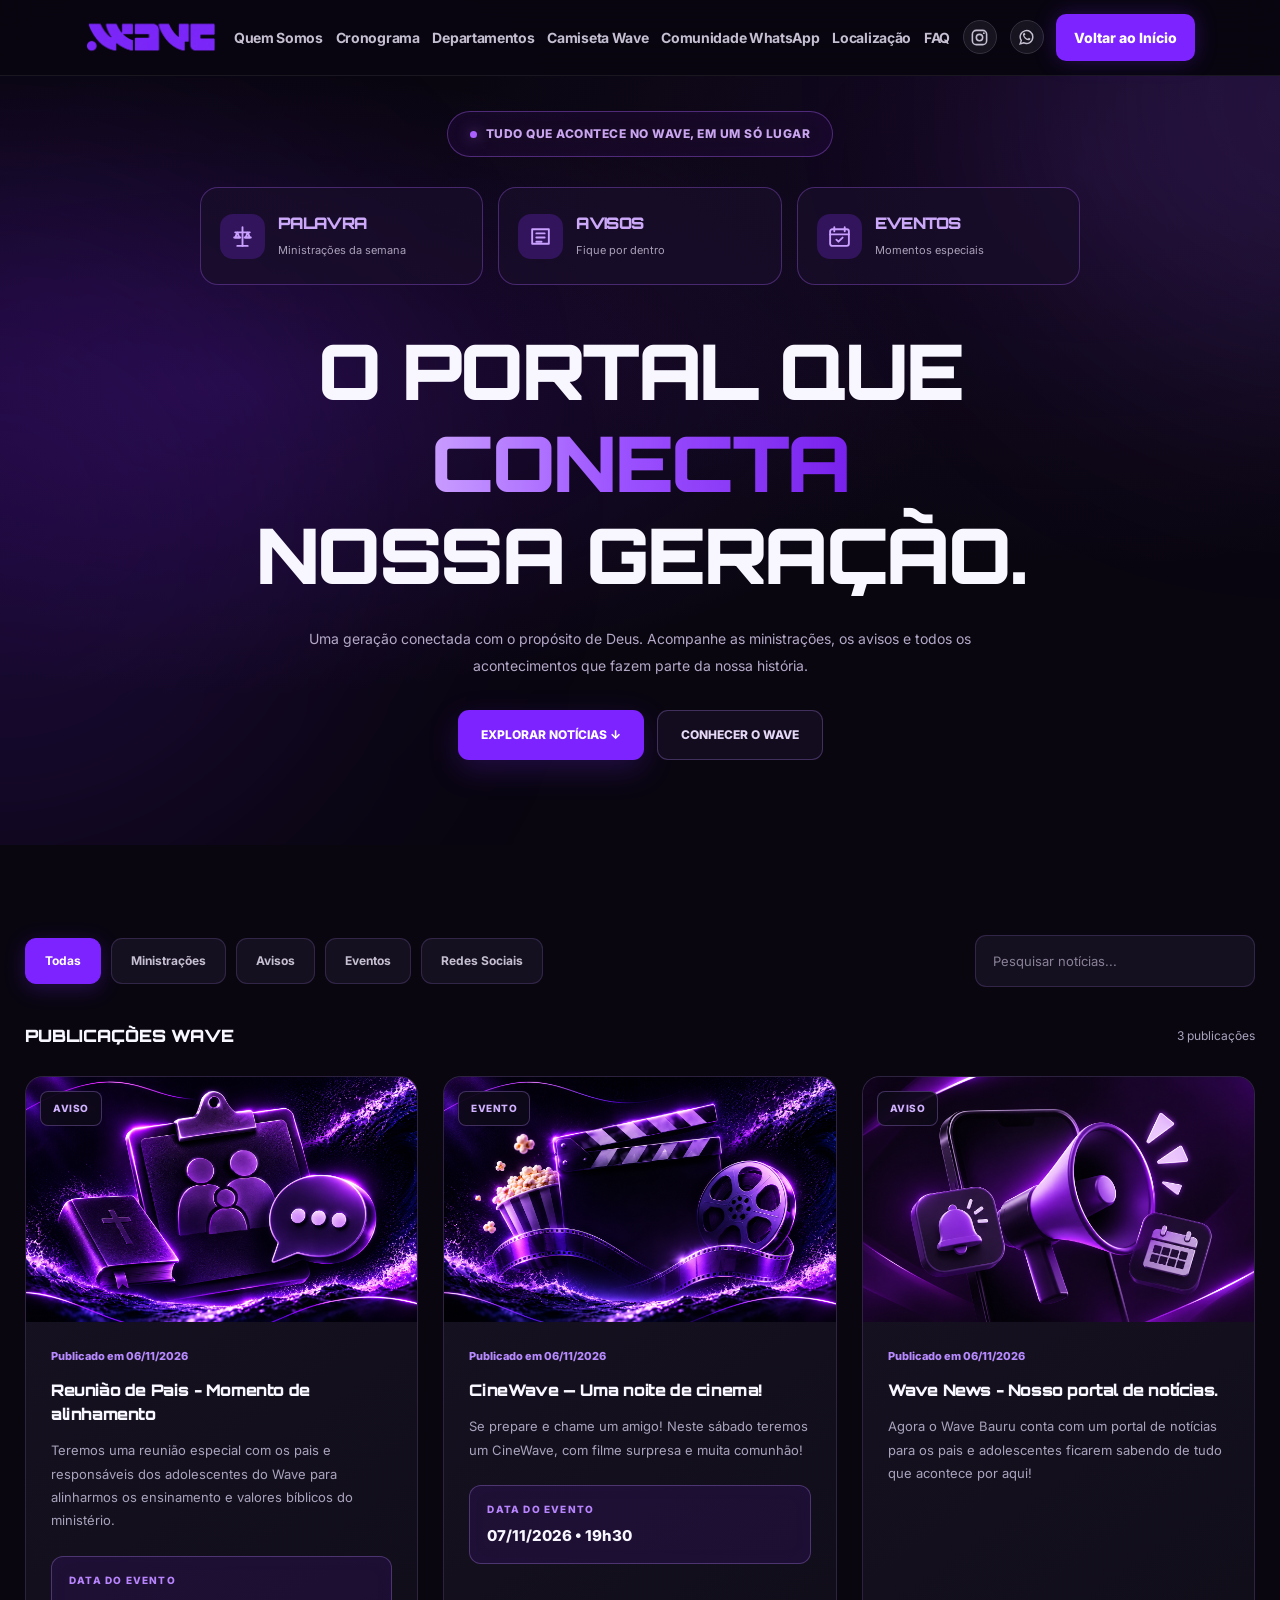
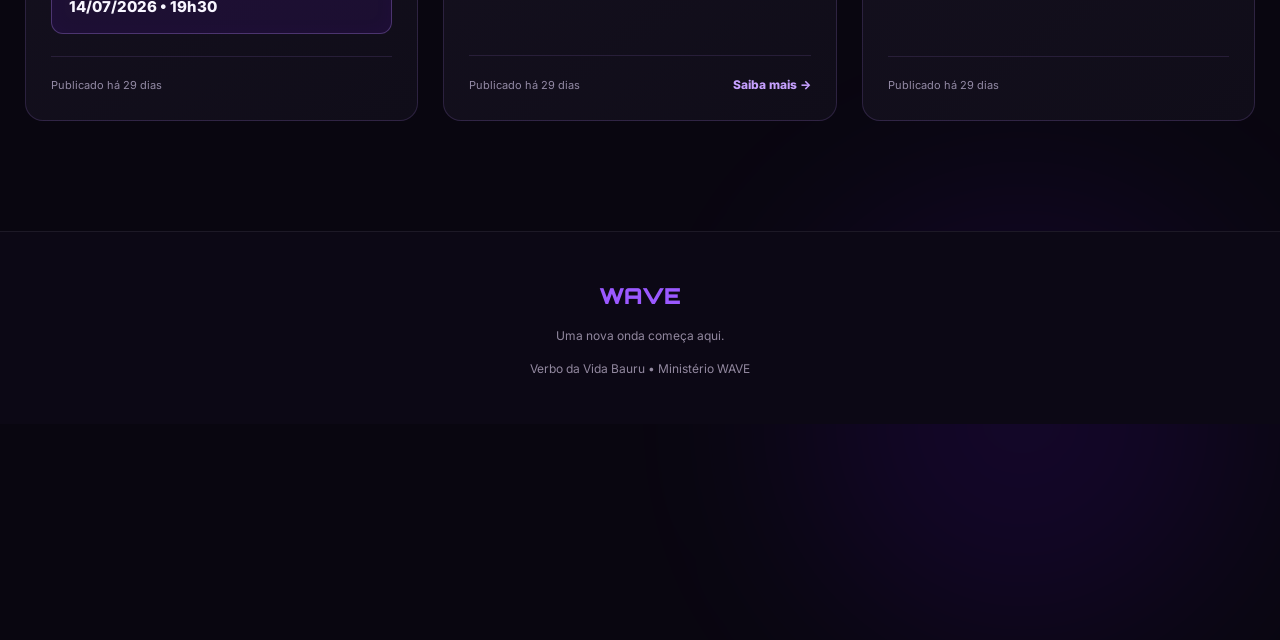
<file: noticias.html>
<!DOCTYPE html>
<html lang="pt-BR">
<head>
  <meta charset="UTF-8">
  <meta name="viewport" content="width=device-width, initial-scale=1.0">
  <meta name="theme-color" content="#090610">
  <meta name="color-scheme" content="dark">
  <meta name="description" content="WAVE NEWS — Ministrações, avisos e eventos do Ministério WAVE, Verbo da Vida Bauru.">
  <link rel="icon" type="image/jpeg" href="favicon-wave.jpeg">

  <title>WAVE NEWS | O Portal da Nossa Geração</title>

  <link rel="icon" type="image/jpeg" href="favicon-wave.jpg">

  <!-- FONTES ORIGINAIS WAVE -->
  <link rel="preconnect" href="https://fonts.googleapis.com">
  <link rel="preconnect" href="https://fonts.gstatic.com" crossorigin>

  <link
    href="https://fonts.googleapis.com/css2?family=Inter:wght@400;500;600;700;800;900&family=Orbitron:wght@400;500;600;700;800;900&display=swap"
    rel="stylesheet"
  >

  <!-- CSS PRINCIPAL DO SITE WAVE -->
  <link rel="stylesheet" href="style.css?v=5">

  <style>

    /* ==========================================
       WAVE NEWS — CONFIGURAÇÕES
       ========================================== */

    :root {
      --news-bg: #090610;
      --news-purple: #7d23ff;
      --news-purple-light: #b985ff;
      --news-text: #f8f6ff;
      --news-muted: #aaa3bd;
      --news-border: rgba(185,139,255,.19);
      --news-display: "Orbitron", sans-serif;
      --news-body: "Inter", sans-serif;
    }

    body {
      background: var(--news-bg);
      color: var(--news-text);
      font-family: var(--news-body);
      overflow-x: hidden;
    }

    /* MESMA FONTE FUTURISTA DO INDEX */

    .news-page h1,
    .news-page h2,
    .news-page h3,
    .news-stat strong,
    .news-footer-logo {
      font-family: var(--news-display);
      font-weight: 900;
    }

    /* ==========================================
       CABEÇALHO ORIGINAL
       ========================================== */

    .news-header .main-nav {
      gap: clamp(10px,1.4vw,22px);
    }

    .news-header .main-nav > a:not(.nav-cta) {
      font-size: 12px;
      font-weight: 600;
    }

    .news-header .nav-cta {
      background: #7d23ff;
      color: #fff;
      padding: 12px 18px;
      border-radius: 10px;
      font-size: 12px;
      font-weight: 800;
      white-space: nowrap;
    }

    /* ==========================================
       HERO — ENTRADA WAVE NEWS
       ========================================== */

    .news-hero {
      position: relative;
      isolation: isolate;
      overflow: hidden;
      min-height: 790px;
      display: flex;
      align-items: center;
      justify-content: center;
      padding: 75px 22px 110px;

      background:
        radial-gradient(
          ellipse at 18% 40%,
          rgba(111,27,213,.22),
          transparent 48%
        ),
        radial-gradient(
          ellipse at 85% 12%,
          rgba(90,25,155,.15),
          transparent 42%
        ),
        #090610;
    }

    .news-hero::before {
      content: "";
      position: absolute;
      z-index: -1;
      width: 700px;
      height: 700px;
      left: -350px;
      top: 12%;
      background: rgba(108,25,225,.16);
      filter: blur(130px);
      border-radius: 50%;
      pointer-events: none;
    }

    .news-hero::after {
      content: "";
      position: absolute;
      z-index: -1;
      width: 550px;
      height: 550px;
      right: -300px;
      top: -250px;
      background: rgba(155,89,255,.14);
      filter: blur(120px);
      border-radius: 50%;
      pointer-events: none;
    }

    .news-hero-inner {
      position: relative;
      z-index: 1;
      width: 100%;
      max-width: 1200px;
      text-align: center;
    }

    /* CÁPSULA SUPERIOR */

    .news-hero-pill {
      display: inline-flex;
      align-items: center;
      justify-content: center;
      gap: 12px;

      max-width: 100%;
      padding: 18px 30px;
      margin-bottom: 35px;

      border: 1px solid rgba(173,99,255,.38);
      border-radius: 100px;

      background: rgba(33,13,56,.46);
      color: #c9a5ef;

      font-size: 14px;
      font-weight: 800;
      letter-spacing: .8px;
      line-height: 1.5;

      box-shadow: inset 0 0 22px rgba(125,35,255,.04);

      animation: newsFadeDown .8s ease both;
    }

    .news-pill-dot {
      width: 9px;
      height: 9px;
      flex-shrink: 0;
      border-radius: 50%;
      background: #a960ff;
      box-shadow: 0 0 15px rgba(169,96,255,.8);
    }

    /* TRÊS BOXES */

    .news-hero-stats {
      display: grid;
      grid-template-columns: repeat(3,minmax(0,1fr));
      gap: 18px;
      max-width: 960px;
      margin: 0 auto 48px;

      animation: newsFadeUp .9s .15s ease both;
    }

    .news-stat {
      display: flex;
      align-items: center;
      gap: 16px;
      min-height: 112px;
      padding: 20px 23px;

      border: 1px solid rgba(173,99,255,.33);
      border-radius: 18px;

      background: rgba(25,14,42,.75);
      backdrop-filter: blur(12px);

      text-align: left;

      transition:
        transform .3s ease,
        border-color .3s ease,
        box-shadow .3s ease;

      animation: newsFloat 5s ease-in-out infinite;
    }

    .news-stat:nth-child(2) {
      animation-delay: .7s;
    }

    .news-stat:nth-child(3) {
      animation-delay: 1.4s;
    }

    .news-stat:hover {
      border-color: rgba(185,139,255,.7);
      box-shadow: 0 12px 40px rgba(125,35,255,.15);
    }

    .news-stat-icon {
      display: grid;
      place-items: center;
      flex-shrink: 0;
      width: 52px;
      height: 52px;
      border-radius: 13px;
      background: #31145b;
      color: #c9a0ff;
    }

    .news-stat-icon svg {
      width: 25px;
      height: 25px;
      stroke: currentColor;
      stroke-width: 1.8;
      fill: none;
      stroke-linecap: round;
      stroke-linejoin: round;
    }

    .news-stat strong {
      display: block;
      color: #cba8f8;
      font-size: 18px;
      line-height: 1.3;
      letter-spacing: -.7px;
    }

    .news-stat span {
      display: block;
      margin-top: 8px;
      color: #aaa0b9;
      font-size: 12px;
      line-height: 1.5;
    }

    /* TÍTULO GIGANTE */

    .news-hero-title {
      max-width: 1150px;
      margin: 0 auto;
      font-family: var(--news-display);
      font-size: clamp(42px,7.3vw,104px);
      font-weight: 900;
      line-height: 1.17;
      letter-spacing: -3.5px;
      text-align: center;
      text-transform: uppercase;

      animation: newsFadeUp 1s .3s ease both;
    }

    .news-hero-title .news-gradient {
      display: inline-block;
      background: linear-gradient(
        90deg,
        #c99dff 0%,
        #9c52ff 45%,
        #7921ed 100%
      );
      -webkit-background-clip: text;
      background-clip: text;
      color: transparent;
    }

    .news-hero-description {
      max-width: 670px;
      margin: 32px auto 0;
      color: #b4a9c7;
      font-size: 15px;
      line-height: 1.9;

      animation: newsFadeUp 1s .45s ease both;
    }

    .news-hero-actions {
      display: flex;
      justify-content: center;
      flex-wrap: wrap;
      gap: 13px;
      margin-top: 30px;

      animation: newsFadeUp 1s .6s ease both;
    }

    .news-hero-button {
      display: inline-flex;
      align-items: center;
      justify-content: center;
      min-height: 50px;
      padding: 14px 23px;
      border-radius: 11px;
      font-size: 12px;
      font-weight: 800;
      transition: .25s;
    }

    .news-hero-button.primary {
      background: #7d23ff;
      color: white;
      box-shadow: 0 10px 30px rgba(125,35,255,.22);
    }

    .news-hero-button.primary:hover {
      background: #9245ff;
      transform: translateY(-3px);
    }

    .news-hero-button.secondary {
      background: rgba(23,15,37,.75);
      border: 1px solid rgba(185,139,255,.28);
      color: #e5d8f6;
    }

    .news-hero-button.secondary:hover {
      border-color: #9b59ff;
      transform: translateY(-3px);
    }

    /* ==========================================
       ANIMAÇÕES
       ========================================== */

    @keyframes newsFadeUp {
      from {
        opacity: 0;
        transform: translateY(35px);
      }
      to {
        opacity: 1;
        transform: translateY(0);
      }
    }

    @keyframes newsFadeDown {
      from {
        opacity: 0;
        transform: translateY(-25px);
      }
      to {
        opacity: 1;
        transform: translateY(0);
      }
    }

    @keyframes newsFloat {
      0%,100% {
        transform: translateY(0);
      }
      50% {
        transform: translateY(-7px);
      }
    }

    /* ==========================================
       ÁREA DE NOTÍCIAS
       ========================================== */

    .news-main {
      max-width: 1280px;
      margin: auto;
      padding: 90px 25px 110px;
      scroll-margin-top: 100px;
    }

    .news-section-heading {
      text-align: center;
      margin-bottom: 48px;
    }

    .news-section-heading .news-label {
      color: #b78aff;
      font-size: 11px;
      font-weight: 800;
      letter-spacing: 2px;
    }

    .news-section-heading h2 {
      font-size: clamp(27px,4vw,43px);
      margin: 17px 0;
      line-height: 1.3;
      letter-spacing: -1px;
    }

    .news-section-heading h2 span {
      color: #a56aff;
    }

    .news-section-heading p {
      color: #aaa3bd;
      font-size: 13px;
      line-height: 1.8;
    }

    /* ==========================================
       FILTROS
       ========================================== */

    .news-toolbar {
      display: flex;
      justify-content: space-between;
      align-items: center;
      flex-wrap: wrap;
      gap: 20px;
      margin-bottom: 35px;
    }

    .news-filters {
      display: flex;
      flex-wrap: wrap;
      gap: 10px;
    }

    .news-filter {
      padding: 12px 19px;
      border: 1px solid rgba(185,139,255,.18);
      border-radius: 11px;
      background: #151020;
      color: #c5bfd1;
      font-size: 12px;
      font-weight: 700;
      transition: .25s;
    }

    .news-filter:hover {
      border-color: #9b59ff;
      color: white;
    }

    .news-filter.active {
      background: #7d23ff;
      border-color: #7d23ff;
      color: white;
      box-shadow: 0 5px 20px rgba(125,35,255,.25);
    }

    .news-search {
      width: 280px;
      max-width: 100%;
      padding: 14px 17px;
      border: 1px solid rgba(185,139,255,.18);
      border-radius: 11px;
      background: #151020;
      color: white;
      font-size: 13px;
      outline: none;
      transition: .2s;
    }

    .news-search:focus {
      border-color: #9b59ff;
    }

    .news-search::placeholder {
      color: #898197;
    }

    /* ==========================================
       CONTADOR
       ========================================== */

    .news-results {
      display: flex;
      justify-content: space-between;
      align-items: center;
      gap: 15px;
      margin-bottom: 25px;
    }

    .news-results h3 {
      font-size: 17px;
    }

    .news-count {
      color: #aaa3bd;
      font-size: 12px;
    }

    /* ==========================================
       CARDS
       ========================================== */

    .news-grid {
      display: grid;
      grid-template-columns: repeat(3,minmax(0,1fr));
      gap: 25px;
    }

    .news-card {
      display: flex;
      flex-direction: column;
      min-width: 0;
      overflow: hidden;
      border: 1px solid rgba(185,139,255,.16);
      border-radius: 18px;
      background: linear-gradient(
        145deg,
        #171222,
        #100d19
      );

      transition:
        transform .3s,
        border-color .3s,
        box-shadow .3s;
    }

    .news-card:hover {
      transform: translateY(-6px);
      border-color: rgba(155,89,255,.55);
      box-shadow: 0 20px 45px rgba(83,20,180,.2);
    }

    .news-card:focus-visible {
      outline: 2px solid #b78aff;
      outline-offset: 4px;
    }

    .news-image {
      position: relative;
      width: 100%;
      aspect-ratio: 16/10;
      background: #211331;
      overflow: hidden;
    }

    .news-image img {
      display: block;
      width: 100%;
      height: 100%;
      object-fit: cover;
      transition: transform .4s;
    }

    .news-card:hover .news-image img {
      transform: scale(1.045);
    }

    .news-category {
      position: absolute;
      top: 14px;
      left: 14px;
      padding: 8px 12px;
      background: rgba(15,9,25,.93);
      border: 1px solid rgba(185,139,255,.3);
      border-radius: 8px;
      color: #d0b2ff;
      font-size: 10px;
      font-weight: 800;
      letter-spacing: .5px;
      text-transform: uppercase;
    }

    .news-card-content {
      display: flex;
      flex-direction: column;
      flex: 1;
      padding: 25px;
    }

    .news-date {
      color: #b78aff;
      font-size: 11px;
      font-weight: 800;
      margin-bottom: 13px;
    }

    .news-card h3 {
      font-size: 16px;
      line-height: 1.5;
      margin-bottom: 13px;
      letter-spacing: -.4px;
    }

    .news-description {
      color: #aaa3bd;
      font-size: 13px;
      line-height: 1.8;
      margin-bottom: 23px;
      overflow-wrap: anywhere;
    }

    .news-card-footer {
      display: flex;
      justify-content: space-between;
      align-items: center;
      flex-wrap: wrap;
      gap: 12px;
      margin-top: auto;
      padding-top: 19px;
      border-top: 1px solid rgba(185,139,255,.13);
    }

    .news-age {
      color: #938aa5;
      font-size: 11px;
    }

    .news-card-link {
      color: #c6a0ff;
      font-size: 12px;
      font-weight: 800;
    }

    .news-card-link:hover {
      color: white;
    }

    .news-empty {
      display: none;
      padding: 65px 20px;
      text-align: center;
      border: 1px dashed rgba(185,139,255,.2);
      border-radius: 17px;
      color: #aaa3bd;
      font-size: 14px;
      line-height: 1.8;
    }

    /* ==========================================
       RODAPÉ
       ========================================== */

    .news-site-footer {
      padding: 45px 20px;
      background: #0c0815;
      border-top: 1px solid rgba(255,255,255,.07);
      text-align: center;
    }

    .news-footer-logo {
      font-size: 22px;
      color: #9b59ff;
    }

    .news-site-footer p {
      color: #92889f;
      font-size: 12px;
      margin-top: 12px;
    }

    /* ==========================================
       RESPONSIVIDADE
       ========================================== */

    @media (max-width: 1050px) {

      .news-hero {
        min-height: 720px;
      }

      .news-hero-title {
        font-size: clamp(45px,7.5vw,80px);
      }

      .news-hero-stats {
        max-width: 850px;
      }

      .news-stat {
        padding: 17px;
      }

      .news-stat strong {
        font-size: 15px;
      }

      .news-grid {
        grid-template-columns: repeat(2,minmax(0,1fr));
      }

    }

    @media (max-width: 780px) {

      .news-header .main-nav {
        gap: 0;
      }

      .news-hero {
        min-height: auto;
        padding: 65px 18px 85px;
      }

      .news-hero-pill {
        font-size: 10px;
        padding: 13px 16px;
        gap: 9px;
        margin-bottom: 28px;
        letter-spacing: .25px;
      }

      .news-pill-dot {
        width: 7px;
        height: 7px;
      }

      .news-hero-stats {
        grid-template-columns: repeat(3,minmax(0,1fr));
        gap: 8px;
        margin-bottom: 38px;
      }

      .news-stat {
        min-height: 115px;
        padding: 12px 8px;
        border-radius: 12px;
        flex-direction: column;
        justify-content: center;
        text-align: center;
        gap: 9px;
      }

      .news-stat-icon {
        width: 37px;
        height: 37px;
        border-radius: 10px;
      }

      .news-stat-icon svg {
        width: 19px;
        height: 19px;
      }

      .news-stat strong {
        font-size: clamp(9px,2.1vw,13px);
        letter-spacing: -.3px;
      }

      .news-stat span {
        font-size: 9px;
        margin-top: 5px;
      }

      .news-hero-title {
        font-size: clamp(35px,8.5vw,64px);
        line-height: 1.2;
        letter-spacing: -1.5px;
        overflow-wrap: normal;
      }

      .news-hero-description {
        font-size: 13px;
        margin-top: 25px;
      }

      .news-main {
        padding: 70px 18px 85px;
      }

      .news-toolbar {
        flex-direction: column;
        align-items: stretch;
      }

      .news-filters {
        flex-wrap: nowrap;
        overflow-x: auto;
        overflow-y: hidden;
        touch-action: pan-x pan-y;
        scroll-snap-type: x proximity;
        padding-bottom: 8px;
        scrollbar-width: none;
      }

      .news-filters::-webkit-scrollbar {
        display: none;
      }

      .news-filter {
        flex-shrink: 0;
      }

      .news-search {
        width: 100%;
      }

      .news-grid {
        grid-template-columns: 1fr;
        gap: 20px;
      }

      .news-card-content {
        padding: 22px;
      }

      .news-results h3 {
        font-size: 14px;
      }

    }

    @media (max-width: 380px) {

      .news-hero-title {
        font-size: 32px;
      }

      .news-stat strong {
        font-size: 9px;
      }

      .news-stat span {
        font-size: 8px;
      }

    }

    @media (prefers-reduced-motion: reduce) {

      .news-hero-pill,
      .news-hero-stats,
      .news-hero-title,
      .news-hero-description,
      .news-hero-actions,
      .news-stat {
        animation: none !important;
      }

    }

    
/* ==========================================
   WAVE NEWS — AJUSTES FINOS DA ENTRADA
   ========================================== */

/* TÍTULO PRINCIPAL MENOR */

.news-hero-title {
    max-width: 1050px;
    font-size: clamp(38px, 6vw, 82px);
    line-height: 1.2;
    letter-spacing: -2.5px;
}

/* CÁPSULA ROXA SUPERIOR MENOR */

.news-hero-pill {
    padding: 13px 22px;
    margin-bottom: 30px;
    font-size: 12px;
    letter-spacing: 0.5px;
    gap: 9px;
}

/* PONTINHO ROXO */

.news-pill-dot {
    width: 7px;
    height: 7px;
}

/* TRÊS BOXES MAIS PROPORCIONAIS */

.news-hero-stats {
    max-width: 880px;
    gap: 15px;
    margin-bottom: 40px;
}

.news-stat {
    min-height: 98px;
    padding: 17px 19px;
    gap: 13px;
}

.news-stat-icon {
    width: 45px;
    height: 45px;
}

.news-stat strong {
    font-size: 16px;
}

.news-stat span {
    font-size: 11px;
}

/* AJUSTE DOS ESPAÇAMENTOS */

.news-hero {
    min-height: 690px;
    padding-top: 65px;
    padding-bottom: 85px;
}

.news-hero-description {
    margin-top: 25px;
    font-size: 14px;
}

/* ==========================================
   RESPONSIVIDADE — CELULAR
   ========================================== */

@media (max-width: 780px) {

    .news-hero {
        min-height: auto;
        padding: 55px 17px 70px;
    }

    .news-hero-title {
        font-size: clamp(29px, 7.4vw, 48px);
        line-height: 1.25;
        letter-spacing: -1px;
    }

    .news-hero-pill {
        padding: 10px 13px;
        margin-bottom: 25px;
        font-size: 9px;
        letter-spacing: 0.2px;
        gap: 7px;
    }

    .news-hero-stats {
        gap: 8px;
        margin-bottom: 33px;
    }

    .news-stat {
        min-height: 100px;
        padding: 10px 6px;
        gap: 8px;
    }

    .news-stat-icon {
        width: 34px;
        height: 34px;
    }

    .news-stat strong {
        font-size: clamp(9px, 2vw, 12px);
    }

    .news-stat span {
        font-size: 9px;
    }

    .news-hero-description {
        font-size: 12px;
        margin-top: 22px;
    }

}


/* ==========================================
   WAVE NEWS — FONTE DO CABEÇALHO
   ========================================== */

@media (min-width: 1051px) {

    .news-header .main-nav > a:not(.nav-cta):not(.social-link) {
        font-family: "Inter", sans-serif !important;
        font-size: 14px !important;
        font-weight: 700 !important;
        letter-spacing: -0.3px !important;
    }

    .news-header .main-nav .nav-cta {
        font-family: "Inter", sans-serif !important;
        font-size: 14px !important;
        font-weight: 800 !important;
    }

}


/* ==========================================
   WAVE NEWS — APROXIMAR BOX DO CABEÇALHO
   SOMENTE PC
   ========================================== */

@media screen and (min-width: 781px) {

    .news-hero {
        padding-top: 35px !important;
    }

}


/* ==========================================
   WAVE NEWS — ESPAÇAMENTO DO BOX NO CELULAR
   ========================================== */

@media screen and (max-width: 780px) {

    .news-hero {
        padding-top: 25px !important;
    }

}


/* ==========================================
   WAVE NEWS — CORRIGIR ROLAGEM HORIZONTAL
   ========================================== */

@media screen and (max-width: 780px) {

    html {
        width: 100%;
        max-width: 100%;
        overflow-x: clip !important;
    }

    body {
        width: 100%;
        max-width: 100%;
        overflow-x: clip !important;
        margin: 0;
    }

    .news-hero,
    .news-hero-content,
    main,
    .site-header {
        max-width: 100%;
        box-sizing: border-box;
    }

    .news-hero {
        overflow-x: clip;
    }

    .news-hero-content {
        min-width: 0;
    }

    img,
    svg {
        max-width: 100%;
    }

}


/* ==========================================
   WAVE NEWS — CATEGORIAS DESLIZÁVEIS
   SOMENTE NO CELULAR
   ========================================== */

@media screen and (max-width: 780px) {

    .news-filters {
        display: flex !important;
        flex-wrap: nowrap !important;
        justify-content: flex-start !important;
        gap: 12px !important;

        width: 100% !important;
        max-width: 100% !important;

        overflow-x: auto !important;
        overflow-y: hidden !important;

        -webkit-overflow-scrolling: touch;
        touch-action: pan-x;

        scrollbar-width: none;
        padding-bottom: 5px;
    }

    .news-filters::-webkit-scrollbar {
        display: none;
    }

    .news-filters button {
        flex: 0 0 auto !important;
        white-space: nowrap !important;
    }

}


/* ==========================================
   WAVE NEWS — CATEGORIAS ATÉ A BORDA
   SOMENTE CELULAR
   ========================================== */

@media screen and (max-width: 780px) {

    .news-filters {
        width: calc(100% + 40px) !important;
        max-width: none !important;

        margin-left: -20px !important;
        margin-right: -20px !important;

        padding-left: 20px !important;
        padding-right: 0 !important;

        display: flex !important;
        flex-wrap: nowrap !important;
        justify-content: flex-start !important;
        gap: 12px !important;

        overflow-x: auto !important;
        overflow-y: hidden !important;

        touch-action: pan-x;
        -webkit-overflow-scrolling: touch;
        scrollbar-width: none;
    }

    .news-filters::-webkit-scrollbar {
        display: none;
    }

    .news-filters button {
        flex: 0 0 auto !important;
        white-space: nowrap !important;
    }

    .news-filters button:last-child {
        margin-right: 0 !important;
    }

}


/* ==========================================
   WAVE NEWS — DATA E HORÁRIO DOS EVENTOS
   ========================================== */

.news-event-date {
    display: flex;
    flex-direction: column;
    gap: 7px;

    margin-bottom: 22px;
    padding: 15px 17px;

    background: rgba(125, 35, 255, 0.10);
    border: 1px solid rgba(185, 139, 255, 0.30);
    border-radius: 12px;

    box-shadow: inset 0 0 20px rgba(125, 35, 255, 0.04);
}

.news-event-label {
    color: #b985ff;
    font-size: 10px;
    font-weight: 800;
    letter-spacing: 1.2px;
    text-transform: uppercase;
}

.news-event-date strong {
    color: #f8f6ff;
    font-size: 15px;
    font-weight: 800;
    line-height: 1.5;
}

@media screen and (max-width: 780px) {

    .news-event-date {
        padding: 13px 14px;
        margin-bottom: 20px;
    }

    .news-event-date strong {
        font-size: 14px;
    }
}




  </style>
</head>

<body>

  <!-- EFEITOS VISUAIS ORIGINAIS -->
  <div class="cursor-glow" aria-hidden="true"></div>
  <div class="ambient ambient-one" aria-hidden="true"></div>
  <div class="ambient ambient-two" aria-hidden="true"></div>

  <!-- ==========================================
       CABEÇALHO WAVE
       ========================================== -->

  <header class="site-header news-header" id="topo">

    <div class="nav-wrap">

<a class="brand" href="#inicio" aria-label="WAVE início">
    <img
        src="logo-wave.png"
        alt="Logo WAVE"
        class="brand-logo"
        width="130"
        height="52"
    >
</a>

      <button
        class="menu-toggle"
        id="menuToggle"
        type="button"
        aria-label="Abrir menu"
        aria-expanded="false"
        aria-controls="mainNav"
      >
        <span></span>
        <span></span>
        <span></span>
      </button>

      <nav class="main-nav" id="mainNav" aria-label="Navegação principal">

        <a href="index.html#quem-somos">Quem Somos</a>
        <a href="index.html#cronograma">Cronograma</a>
        <a href="index.html#departamentos">Departamentos</a>
        <a href="index.html#camiseta">Camiseta Wave</a>
        <a href="index.html#comunidade">Comunidade WhatsApp</a>
        <a href="index.html#localizacao">Localização</a>
        <a href="index.html#faq">FAQ</a>

        <a
          class="social-link"
          href="https://www.instagram.com/wave.jdvitoria/"
          target="_blank"
          rel="noopener noreferrer"
          aria-label="Instagram WAVE"
        >
          <span class="icon-svg">
            <svg viewBox="0 0 24 24" aria-hidden="true">
              <rect x="3" y="3" width="18" height="18" rx="5"
                fill="none" stroke="currentColor" stroke-width="2"/>
              <circle cx="12" cy="12" r="4"
                fill="none" stroke="currentColor" stroke-width="2"/>
              <circle cx="17.5" cy="6.5" r="1.2"
                fill="currentColor"/>
            </svg>
          </span>
        </a>

        <a
          class="social-link"
          href="https://chat.whatsapp.com/HDwVCRInnBY8kjP2pW9mrK"
          target="_blank"
          rel="noopener noreferrer"
          aria-label="Comunidade WhatsApp WAVE"
        >
          <span class="icon-svg">
            <svg viewBox="0 0 24 24" aria-hidden="true">
              <path d="M20 11.5a8 8 0 0 1-11.7 7.1L4 20l1.4-4.2A8 8 0 1 1 20 11.5Z"
                fill="none" stroke="currentColor" stroke-width="1.8"/>
              <path d="M9 8.5c.5 2.7 2.1 4.3 4.8 5l1.2-1.1 2 1.1c-.4 1.7-1.6 2.3-3 2-3.1-.6-5.8-3.3-6.4-6.4-.3-1.4.3-2.6 2-3l1.1 2-1.7 1.4Z"
                fill="currentColor"/>
            </svg>
          </span>
        </a>

        <a href="index.html" class="nav-cta">
          Voltar ao Início
        </a>

      </nav>

    </div>

  </header>

  <div class="news-page">

    <!-- ==========================================
         HERO WAVE NEWS
         ========================================== -->

    <section class="news-hero" id="inicio">

      <div class="news-hero-inner">

        <!-- CÁPSULA -->

        <div class="news-hero-pill">
          <span class="news-pill-dot"></span>
          TUDO QUE ACONTECE NO WAVE, EM UM SÓ LUGAR
        </div>

        <!-- TRÊS BOXES -->

        <div class="news-hero-stats">

          <div class="news-stat">

            <div class="news-stat-icon">
              <svg viewBox="0 0 24 24">
                <path d="M12 3v18M5 8h14M7 8l-2 5h4l-2-5ZM17 8l-2 5h4l-2-5Z"/>
                <path d="M4 13h6M14 13h6M7 21h10"/>
              </svg>
            </div>

            <div>
              <strong>PALAVRA</strong>
              <span>Ministrações da semana</span>
            </div>

          </div>

          <div class="news-stat">

            <div class="news-stat-icon">
              <svg viewBox="0 0 24 24">
                <path d="M4 5h16v14H4z"/>
                <path d="M8 9h8M8 13h8M8 17h5"/>
              </svg>
            </div>

            <div>
              <strong>AVISOS</strong>
              <span>Fique por dentro</span>
            </div>

          </div>

          <div class="news-stat">

            <div class="news-stat-icon">
              <svg viewBox="0 0 24 24">
                <rect x="3" y="5" width="18" height="16" rx="2"/>
                <path d="M7 3v4M17 3v4M3 10h18"/>
                <path d="m9 15 2 2 4-4"/>
              </svg>
            </div>

            <div>
              <strong>EVENTOS</strong>
              <span>Momentos especiais</span>
            </div>

          </div>

        </div>

        <!-- TÍTULO -->

        <h1 class="news-hero-title">
          O PORTAL QUE<br>
          <span class="news-gradient">CONECTA</span><br>
          NOSSA GERAÇÃO.
        </h1>

        <!-- DESCRIÇÃO -->

        <p class="news-hero-description">
          Uma geração conectada com o propósito de Deus.
          Acompanhe as ministrações, os avisos e todos os
          acontecimentos que fazem parte da nossa história.
        </p>

        <!-- BOTÕES -->

        <div class="news-hero-actions">

          <a href="#noticias" class="news-hero-button primary">
            EXPLORAR NOTÍCIAS ↓
          </a>

          <a href="index.html" class="news-hero-button secondary">
            CONHECER O WAVE
          </a>

        </div>

      </div>

    </section>

    <!-- ==========================================
         PORTAL DE NOTÍCIAS
         ========================================== -->

    <main class="news-main" id="noticias">



      <!-- FILTROS -->

      <div class="news-toolbar">

        <div class="news-filters">

          <button class="news-filter active" data-filter="todos">
            Todas
          </button>

          <button class="news-filter" data-filter="ministracao">
            Ministrações
          </button>

          <button class="news-filter" data-filter="aviso">
            Avisos
          </button>

          <button class="news-filter" data-filter="evento">
            Eventos
          </button>

          <button class="news-filter" data-filter="redes-sociais">
            Redes Sociais
          </button>


        </div>

        <input
          class="news-search"
          id="newsSearch"
          type="search"
          placeholder="Pesquisar notícias..."
          aria-label="Pesquisar notícias"
        >

      </div>

      <!-- RESULTADOS -->

      <div class="news-results">

        <h3>PUBLICAÇÕES WAVE</h3>

        <span class="news-count" id="newsCount"></span>

      </div>

      <!-- CARDS GERADOS PELO JAVASCRIPT -->

      <div class="news-grid" id="newsGrid"></div>

      <div class="news-empty" id="newsEmpty">
        Nenhuma notícia encontrada.<br>
        Tente outra pesquisa ou categoria.
      </div>

    </main>

  </div>

  <!-- ==========================================
       RODAPÉ
       ========================================== -->

  <footer class="news-site-footer">

    <a href="index.html" class="news-footer-logo">
      WAVE
    </a>

    <p>Uma nova onda começa aqui.</p>

    <p>
      Verbo da Vida Bauru • Ministério WAVE
    </p>

  </footer>

  <!-- VOLTAR AO TOPO -->

  <button
    class="back-to-top"
    id="backToTop"
    type="button"
    aria-label="Voltar ao topo"
  >
    ↑
  </button>

  <script>

    /* ==========================================
       WAVE NEWS — PUBLICAÇÕES

       ADICIONE NOVAS NOTÍCIAS AQUI.
       MANTENHA AS ANTIGAS PARA PRESERVAR O HISTÓRICO.
       ========================================== */

    const noticias = [

      
{
    id: 1,
    categoria: "aviso",
    titulo: "Wave News - Nosso portal de notícias.",
    descricao: "Agora o Wave Bauru conta com um portal de notícias para os pais e adolescentes ficarem sabendo de tudo que acontece por aqui!",
    imagem: "noticia-wavenews.png",

    data: "2026-11-06",         // Data da publicação
    link: "",
    botao: "Saiba mais"
},



{
    id: 2,
    categoria: "evento",
    titulo: "CineWave — Uma noite de cinema!",
    descricao: "Se prepare e chame um amigo! Neste sábado teremos um CineWave, com filme surpresa e muita comunhão!",
    imagem: "cinewave.png",
    data: "2026-11-06",         // Data da publicação
    dataEvento: "2026-11-07",  // Data do evento
    horaEvento: "19h30",

    link: "https://www.instagram.com/p/DfZ5cIUCphh/?utm_source=ig_web_copy_link&rpxt=NTc4MTIwNjQ2YQ==",
    botao: "Saiba mais"
},

      {
    id: 3,
    categoria: "aviso",
    titulo: "Reunião de Pais - Momento de alinhamento",
    descricao: "Teremos uma reunião especial com os pais e responsáveis dos adolescentes do Wave para alinharmos os ensinamento e valores bíblicos do ministério.",
    imagem: "reuniaopais.png",
    data: "2026-11-06",         // Data da publicação
    dataEvento: "2026-07-14",  // Data do evento
    horaEvento: "19h30",

    link: "",
    botao: "Saiba mais"
}


    ];

    /* ==========================================
       SISTEMA DE NOTÍCIAS
       ========================================== */

    const newsGrid = document.getElementById("newsGrid");
    const newsCount = document.getElementById("newsCount");
    const newsSearch = document.getElementById("newsSearch");
    const newsEmpty = document.getElementById("newsEmpty");

    const filterButtons =
      document.querySelectorAll(".news-filter");

    let activeFilter = "todos";

    const categorias = {
      ministracao: "Ministração",
      aviso: "Aviso",
      evento: "Evento"
    };

    function calcularDias(dataPublicacao) {

      const [ano, mes, dia] =
        dataPublicacao.split("-").map(Number);

      const hoje = new Date();

      const dataUTC = Date.UTC(ano, mes - 1, dia);

      const hojeUTC = Date.UTC(
        hoje.getFullYear(),
        hoje.getMonth(),
        hoje.getDate()
      );

      return Math.floor(
        (hojeUTC - dataUTC) / 86400000
      );

    }

    function formatarData(data) {

      const [ano, mes, dia] = data.split("-");

      return `${dia}/${mes}/${ano}`;

    }

    function textoTempo(data) {

      const dias = calcularDias(data);

      if (dias < 0) return "Publicação programada";
      if (dias === 0) return "Publicado hoje";
      if (dias === 1) return "Publicado há 1 dia";

      return `Publicado há ${dias} dias`;

    }


function criarCard(noticia) {

    const card = document.createElement("article");
    card.className = "news-card";

    const imageBox = document.createElement("div");
    imageBox.className = "news-image";

    const image = document.createElement("img");
    image.src = noticia.imagem;
    image.alt = noticia.titulo;
    image.loading = "lazy";

    const category = document.createElement("span");
    category.className = "news-category";
    category.textContent =
        categorias[noticia.categoria] || "Notícia";

    imageBox.append(image, category);

    const content = document.createElement("div");
    content.className = "news-card-content";

    // DATA DA PUBLICAÇÃO
    const date = document.createElement("span");
    date.className = "news-date";
    date.textContent =
        `Publicado em ${formatarData(noticia.data)}`;

    // TÍTULO
    const title = document.createElement("h3");
    title.textContent = noticia.titulo;

    // DESCRIÇÃO
    const description = document.createElement("p");
    description.className = "news-description";
    description.textContent = noticia.descricao;

    content.append(date, title, description);

    // DATA E HORÁRIO DO EVENTO
    if (noticia.dataEvento) {

        const partes = noticia.dataEvento.split("-").map(Number);

        const [ano, mes, dia] = partes;

        const dataValida =
            partes.length === 3 &&
            Number.isInteger(ano) &&
            Number.isInteger(mes) &&
            Number.isInteger(dia) &&
            mes >= 1 &&
            mes <= 12 &&
            dia >= 1 &&
            dia <= 31 &&
            (() => {
                const data = new Date(ano, mes - 1, dia);

                return (
                    data.getFullYear() === ano &&
                    data.getMonth() === mes - 1 &&
                    data.getDate() === dia
                );
            })();

        if (dataValida) {

            const eventBox = document.createElement("div");
            eventBox.className = "news-event-date";

            const eventLabel = document.createElement("span");
            eventLabel.className = "news-event-label";
            eventLabel.textContent = "DATA DO EVENTO";

            const eventInfo = document.createElement("strong");
            eventInfo.textContent =
                formatarData(noticia.dataEvento) +
                (noticia.horaEvento
                    ? ` • ${noticia.horaEvento}`
                    : "");

            eventBox.append(eventLabel, eventInfo);

            content.appendChild(eventBox);

        }
    }

    // RODAPÉ DO CARD
    const footer = document.createElement("div");
    footer.className = "news-card-footer";

    const age = document.createElement("span");
    age.className = "news-age";
    age.textContent = textoTempo(noticia.data);

    footer.appendChild(age);

    if (noticia.link) {

        const link = document.createElement("a");
        link.className = "news-card-link";
        link.href = noticia.link;
        link.target = "_blank";
        link.rel = "noopener noreferrer";
        link.textContent =
            `${noticia.botao || "Saiba mais"} →`;

        footer.appendChild(link);

        card.style.cursor = "pointer";
        card.tabIndex = 0;
        card.setAttribute("role", "link");

        function abrirNoticia() {
            window.open(
                noticia.link,
                "_blank",
                "noopener,noreferrer"
            );
        }

        card.addEventListener("click", event => {
            if (!event.target.closest("a")) {
                abrirNoticia();
            }
        });

        card.addEventListener("keydown", event => {
            if (
                event.target === card &&
                (event.key === "Enter" || event.key === " ")
            ) {
                event.preventDefault();
                abrirNoticia();
            }
        });
    }

    content.appendChild(footer);
    card.append(imageBox, content);

    return card;
}

    function renderizarNoticias() {

      const pesquisa = newsSearch.value
        .trim()
        .toLocaleLowerCase("pt-BR");

      const filtradas = noticias
        .filter(noticia => {

          const categoriaCorreta =
            activeFilter === "todos" ||
            noticia.categoria === activeFilter;

          const texto =
            `${noticia.titulo} ${noticia.descricao}`
              .toLocaleLowerCase("pt-BR");

          return categoriaCorreta && texto.includes(pesquisa);

        })
        .sort((a, b) => {

          return (
            b.data.localeCompare(a.data) ||
            b.id - a.id
          );

        });

      newsGrid.replaceChildren();

      filtradas.forEach(noticia => {
        newsGrid.appendChild(criarCard(noticia));
      });

      newsCount.textContent =
        `${filtradas.length} publicações`;

      newsEmpty.style.display =
        filtradas.length ? "none" : "block";

    }

    filterButtons.forEach(button => {

      button.addEventListener("click", () => {

        filterButtons.forEach(item => {
          item.classList.remove("active");
        });

        button.classList.add("active");

        activeFilter = button.dataset.filter;

        renderizarNoticias();

      });

    });

    newsSearch.addEventListener(
      "input",
      renderizarNoticias
    );

    renderizarNoticias();


    /* ==========================================
       MENU MOBILE
       ========================================== */

    const menuToggle =
      document.getElementById("menuToggle");

    const mainNav =
      document.getElementById("mainNav");

    function sincronizarMenu() {

      const aberto = mainNav.classList.contains("open");

      menuToggle.classList.toggle("active", aberto);

      menuToggle.setAttribute(
        "aria-expanded",
        String(aberto)
      );

      menuToggle.setAttribute(
        "aria-label",
        aberto ? "Fechar menu" : "Abrir menu"
      );

    }

    function fecharMenu() {
      mainNav.classList.remove("open");
      sincronizarMenu();
    }

    menuToggle.addEventListener("click", () => {
      mainNav.classList.toggle("open");
      sincronizarMenu();
    });

    mainNav.querySelectorAll("a").forEach(link => {
      link.addEventListener("click", fecharMenu);
    });

    document.addEventListener("keydown", event => {
      if (event.key === "Escape") {
        fecharMenu();
      }
    });

    document.addEventListener("click", event => {

      if (
        mainNav.classList.contains("open") &&
        !mainNav.contains(event.target) &&
        !menuToggle.contains(event.target)
      ) {
        fecharMenu();
      }

    });


    /* ==========================================
       LUZ ROXA DO MOUSE
       ========================================== */

    const cursorGlow =
      document.querySelector(".cursor-glow");

    const finePointer = window.matchMedia(
      "(hover: hover) and (pointer: fine)"
    );

    if (cursorGlow && finePointer.matches) {

      let pointerX = window.innerWidth / 2;
      let pointerY = window.innerHeight / 2;

      let glowX = pointerX;
      let glowY = pointerY;

      let animationFrame = null;

      function animateGlow() {

        glowX += (pointerX - glowX) * 0.55;
        glowY += (pointerY - glowY) * 0.55;

        cursorGlow.style.left = `${glowX}px`;
        cursorGlow.style.top = `${glowY}px`;

        if (
          Math.abs(pointerX - glowX) > 0.5 ||
          Math.abs(pointerY - glowY) > 0.5
        ) {

          animationFrame =
            requestAnimationFrame(animateGlow);

        } else {

          animationFrame = null;

        }

      }

      window.addEventListener(
        "pointermove",
        event => {

          pointerX = event.clientX;
          pointerY = event.clientY;

          if (!animationFrame) {
            animationFrame =
              requestAnimationFrame(animateGlow);
          }

        },
        { passive: true }
      );

    }


    /* ==========================================
       LUZ DE TOQUE NO CELULAR
       ========================================== */

    const mobilePointer = window.matchMedia(
      "(max-width: 780px) and (pointer: coarse)"
    );

    if (mobilePointer.matches) {

      const glow = document.createElement("div");
      glow.className = "wave-touch-glow";

      document.body.appendChild(glow);

      let x = window.innerWidth / 2;
      let y = window.innerHeight / 2;

      let targetX = x;
      let targetY = y;

      function atualizarToque(event) {
        targetX = event.clientX;
        targetY = event.clientY;
      }

      document.addEventListener(
        "pointerdown",
        atualizarToque,
        { passive: true }
      );

      document.addEventListener(
        "pointermove",
        event => {
          if (event.pointerType === "touch") {
            atualizarToque(event);
          }
        },
        { passive: true }
      );

      function animarToque() {

        x += (targetX - x) * .12;
        y += (targetY - y) * .12;

        glow.style.transform =
          `translate3d(${x - 140}px, ${y - 140}px, 0)`;

        requestAnimationFrame(animarToque);

      }

      animarToque();

    }


    /* ==========================================
       VOLTAR AO TOPO
       ========================================== */

    const backToTop =
      document.getElementById("backToTop");

    function atualizarBotaoTopo() {

      backToTop.classList.toggle(
        "visible",
        window.scrollY > 500
      );

    }

    window.addEventListener(
      "scroll",
      atualizarBotaoTopo,
      { passive: true }
    );

    atualizarBotaoTopo();

    backToTop.addEventListener("click", () => {

      window.scrollTo({
        top: 0,
        behavior: "smooth"
      });

    });
    

  </script>

</body>
</html>
</file>
<file: style.css>
/* WAVE — identidade roxa | Folha de estilos principal */

:root {
  --purple: #7d23ff;
  --purple-2: #9b59ff;
  --purple-dark: #321064;
  --purple-deep: #17082e;
  --bg: #090610;
  --panel: #11101b;
  --panel-2: #171522;
  --line: rgba(185,139,255,.16);
  --text: #f8f6ff;
  --muted: #aaa3bd;
  --green: #27df79;
  --shadow: 0 18px 60px rgba(83,20,180,.18);
  --header: 76px;
}

* {
  box-sizing: border-box;
  margin: 0;
  padding: 0;
}

html {
  scroll-behavior: smooth;
  scroll-padding-top: 100px;
}

body {
  font-family: "Inter", sans-serif;
  background: var(--bg);
  color: var(--text);
  line-height: 1.55;
  overflow-x: hidden;
}

a {
  color: inherit;
  text-decoration: none;
}

button, input, textarea {
  font: inherit;
}

button {
  cursor: pointer;
}


/* LUZES ROXAS — CORREÇÃO DE LARGURA */


/* =====================================
   WAVE — ILUMINAÇÃO ROXA DO AMBIENTE
   ===================================== */


/* ========================================
   WAVE — AMBIENTE ROXO RESPONSIVO
   ======================================== */

.ambient {
    position: absolute;
    pointer-events: none;
    width: min(440px, 90vw);
    height: min(440px, 90vw);
    border-radius: 50%;
    background: transparent;
    filter: blur(95px);
    opacity: 0.16;
    z-index: -1;
}

.ambient-one {
    top: 120px;
    left: 4%;
    background: #7d23ff;
}

.ambient-two {
    top: 1800px;
    right: 3%;
    background: #4b0caa;
}


.site-header {
  height: var(--header);
  position: sticky;
  top: 0;
  z-index: 1000;
  background: rgba(9,6,16,.88);
  backdrop-filter: blur(18px);
  border-bottom: 1px solid rgba(255,255,255,.07);
}

.nav-wrap {
  height: 100%;
  max-width: 1320px;
  margin: auto;
  padding: 0 28px;
  display: flex;
  align-items: center;
  justify-content: space-between;
  gap: 24px;
}

.brand {
  display: inline-flex;
  align-items: center;
  flex-shrink: 0;
}

.brand-mark {
  font-family: "Orbitron", sans-serif;
  font-weight: 900;
  font-size: 25px;
  letter-spacing: -3px;
  color: var(--purple);
  transform: skew(-8deg);
  text-shadow: 0 0 22px rgba(125,35,255,.35);
}

.main-nav {
  display: flex;
  align-items: center;
  gap: clamp(10px,1.45vw,23px);
}

.main-nav > a:not(.nav-cta) {
  font-size: 12px;
  color: #c5bfd1;
  white-space: nowrap;
  transition: .2s;
}

.main-nav > a:hover {
  color: #fff;
}

.social-link {
  width: 34px;
  height: 34px;
  border: 1px solid #34303e;
  border-radius: 50%;
  display: grid;
  place-items: center;
  font-size: 18px !important;
  background: #171420;
}

.nav-cta {
  background: var(--purple);
  padding: 10px 18px;
  border-radius: 8px;
  font-size: 12px;
  font-weight: 700;
  white-space: nowrap;
  box-shadow: 0 0 22px rgba(125,35,255,.28);
}

.menu-toggle {
  display: none;
  background: none;
  border: 0;
  width: 42px;
  height: 42px;
  flex-direction: column;
  justify-content: center;
  gap: 6px;
}

.menu-toggle span {
  width: 24px;
  height: 2px;
  background: white;
  border-radius: 3px;
}

.section {
  padding: 112px 24px;
  position: relative;
}

.section-inner {
  max-width: 1180px;
  margin: 0 auto;
}

.section-grid {
  background-image:
    linear-gradient(rgba(255,255,255,.025) 1px,transparent 1px),
    linear-gradient(90deg,rgba(255,255,255,.025) 1px,transparent 1px);
  background-size: 34px 34px;
}

/* HERO */

.hero {
  min-height: 670px;
  display: flex;
  align-items: center;
  justify-content: center;
  text-align: center;
  padding: 90px 24px 70px;
  position: relative;
  isolation: isolate;
  background:
    radial-gradient(ellipse at 35% 30%,rgba(99,27,220,.24),transparent 36%),
    radial-gradient(ellipse at 72% 76%,rgba(125,35,255,.16),transparent 34%);
}

.hero:before {
  content: "";
  position: absolute;
  inset: 0;
  background: linear-gradient(
    90deg,
    rgba(9,6,16,.4),
    transparent 30%,
    transparent 70%,
    rgba(9,6,16,.4)
  );
  z-index: -1;
}

.hero-content {
  max-width: 850px;
}

.eyebrow {
  display: inline-flex;
  align-items: center;
  gap: 8px;
  padding: 6px 14px;
  border: 1px solid rgba(170,112,255,.32);
  background: rgba(91,30,165,.13);
  border-radius: 100px;
  color: #cbaaff;
  font-size: 10px;
  letter-spacing: 1.1px;
  font-weight: 800;
  text-transform: uppercase;
}

.eyebrow i {
  width: 7px;
  height: 7px;
  border-radius: 50%;
  background: var(--purple-2);
  box-shadow: 0 0 12px var(--purple);
}

.hero h1,
.section-heading h2,
.about-copy h2,
.shirt-copy h2,
.community-panel h2,
.contact-info h2 {
  font-family: "Orbitron","Inter",sans-serif;
  font-weight: 900;
  letter-spacing: -1.5px;
  line-height: 1.12;
}

.hero h1 {
  font-size: clamp(42px,6.2vw,76px);
  margin: 25px 0 18px;
}

.hero h1 span,
.section-heading h2 span,
.about-copy h2 span,
.shirt-copy h2 span,
.community-panel h2 span {
  background: linear-gradient(95deg,#c8a8ff 0%,#9b59ff 52%,#6715e7 100%);
  -webkit-background-clip: text;
  background-clip: text;
  color: transparent;
}

.hero-content > p {
  max-width: 610px;
  margin: 0 auto;
  color: var(--muted);
  font-size: 15px;
}

.hero-actions {
  display: flex;
  justify-content: center;
  flex-wrap: wrap;
  gap: 12px;
  margin-top: 28px;
}

/* BOTÕES */

.button {
  display: inline-flex;
  align-items: center;
  justify-content: center;
  gap: 9px;
  padding: 13px 20px;
  border-radius: 10px;
  font-size: 12px;
  font-weight: 800;
  border: 1px solid transparent;
  transition: transform .2s,box-shadow .2s,background .2s;
  min-height: 44px;
}

.button:hover {
  transform: translateY(-3px);
}

.button-primary {
  color: #fff;
  background: linear-gradient(110deg,#8734ff,#5b12d5);
  box-shadow: 0 8px 25px rgba(106,27,225,.28);
}

.button-primary:hover {
  box-shadow: 0 10px 32px rgba(125,35,255,.45);
}

.button-outline {
  background: #15131d;
  border-color: #34303d;
  color: #f2eff8;
}

.button-whatsapp,
.button-green {
  background: var(--green);
  color: #07150d;
  box-shadow: 0 8px 25px rgba(39,223,121,.17);
}

/* CONTAGEM REGRESSIVA */

.countdown-card {
  max-width: 530px;
  margin: 38px auto 0;
  padding: 17px 22px;
  display: flex;
  justify-content: space-between;
  align-items: center;
  gap: 18px;
  border: 1px solid rgba(153,91,255,.24);
  border-radius: 16px;
  background: rgba(18,15,29,.84);
  box-shadow: var(--shadow);
}

.countdown-label {
  display: flex;
  align-items: center;
  gap: 12px;
  text-align: left;
}

.bolt {
  font-size: 29px;
  color: #c09aff;
}

.countdown-label small,
.countdown small {
  display: block;
  color: #91889f;
  font-size: 9px;
}

.countdown-label strong {
  font-size: 13px;
}

.countdown {
  display: flex;
  gap: 18px;
}

.countdown > div {
  text-align: center;
}

.countdown strong {
  font: 800 21px "Orbitron";
  color: #c8a8ff;
  letter-spacing: 1px;
}

/* FAIXA ANIMADA */

.ticker {
  height: 42px;
  overflow: hidden;
  background: linear-gradient(90deg,#5413b2,#7d23ff,#4b0b9e);
  display: flex;
  align-items: center;
  white-space: nowrap;
}

.ticker-track {
  font-family: "Orbitron";
  font-size: 12px;
  font-weight: 800;
  letter-spacing: 1px;
  animation: ticker 27s linear infinite;
}

@keyframes ticker {
  to {
    transform: translateX(-30%);
  }
}

/* QUEM SOMOS */

.about-section {
  background: linear-gradient(180deg,#0a0711,#0d0916);
}

.about-layout {
  display: grid;
  grid-template-columns: 1fr 1fr;
  gap: 90px;
  align-items: center;
}

.about-copy h2 {
  font-size: clamp(34px,4.3vw,55px);
  margin: 22px 0;
}

.about-copy > p {
  max-width: 480px;
  color: var(--muted);
  font-size: 15px;
}

.text-link {
  display: inline-flex;
  gap: 12px;
  margin-top: 26px;
  color: #c6a4ff;
  font-size: 12px;
  font-weight: 800;
  letter-spacing: .5px;
}

.text-link span {
  font-size: 18px;
}

.about-cards {
  display: grid;
  grid-template-columns: repeat(2,1fr);
  gap: 16px;
}

.mini-card {
  min-height: 160px;
  padding: 22px;
  border: 1px solid var(--line);
  border-radius: 15px;
  background: linear-gradient(145deg,#151220,#100e18);
}

.mini-icon {
  font-size: 23px;
  color: #bd94ff;
}

.mini-card h3 {
  font-size: 16px;
  margin: 8px 0 5px;
}

.mini-card p {
  font-size: 12px;
  color: var(--muted);
}

/* CRONOGRAMA */

.schedule-section {
  background: #08060e;
}

.section-heading {
  text-align: center;
  margin-bottom: 44px;
}

.section-heading h2 {
  font-size: clamp(29px,4vw,47px);
  margin: 18px 0;
}

.section-heading > p {
  color: var(--muted);
  font-size: 14px;
  max-width: 600px;
  margin: auto;
}

.horizontal-cards {
  display: grid;
  gap: 15px;
}

.schedule-cards {
  grid-template-columns: repeat(5,minmax(0,1fr));
}

.schedule-card {
  padding: 20px 18px;
  min-height: 230px;
  border: 1px solid rgba(255,255,255,.09);
  border-radius: 16px;
  background: #0d0b14;
  transition: .25s;
}

.schedule-card:hover {
  border-color: var(--purple-2);
  transform: translateY(-5px);
  box-shadow: 0 15px 35px rgba(93,28,180,.17);
}

.card-top {
  display: flex;
  justify-content: space-between;
  align-items: center;
  margin-bottom: 18px;
}

.schedule-icon {
  width: 39px;
  height: 39px;
  display: grid;
  place-items: center;
  border-radius: 11px;
  background: #21143b;
  color: #c5a1ff;
  font-size: 19px;
}

.card-top small {
  font-size: 9px;
  color: #d1b5ff;
  background: #24153e;
  padding: 5px 9px;
  border-radius: 20px;
}

.schedule-card h3 {
  font-size: 14px;
  line-height: 1.25;
  margin-bottom: 10px;
}

.schedule-card p {
  font-size: 11px;
  color: var(--muted);
  line-height: 1.55;
}

/* DEPARTAMENTOS */

.departments-section {
  background: linear-gradient(180deg,#0b0812,#0e0918);
}

.department-cards {
  grid-template-columns: repeat(4,minmax(0,1fr));
  margin-bottom: 30px;
}

.department-card {
  padding: 24px 18px 22px;
  min-height: 220px;
  text-align: center;
  border: 1px solid rgba(255,255,255,.1);
  border-radius: 17px;
  background: linear-gradient(145deg,#171321,#100d19);
  transition: .25s;
}

.department-card.selected {
  border-color: #a56bff;
  background: linear-gradient(145deg,#241344,#141020);
  box-shadow: 0 0 30px rgba(125,35,255,.18);
}

.department-icon {
  width: 48px;
  height: 48px;
  margin: 0 auto 12px;
  display: grid;
  place-items: center;
  border-radius: 13px;
  background: #241442;
  border: 1px solid #4d2b7d;
  color: #d0b1ff;
  font-size: 24px;
}

.department-card h3 {
  font-size: 14px;
  letter-spacing: .6px;
}

.department-card p {
  font-size: 11px;
  color: var(--muted);
  min-height: 48px;
  margin: 7px 0 12px;
}

.select-department {
  border: 1px solid #3b3547;
  background: #201c29;
  color: #eee;
  padding: 8px 19px;
  border-radius: 30px;
  font-size: 10px;
  font-weight: 700;
  min-width: 110px;
}

.department-card.selected .select-department {
  background: #a66bff;
  color: #16082b;
  border-color: #a66bff;
  box-shadow: 0 0 20px rgba(166,107,255,.25);
}

/* FORMULÁRIO DE INSCRIÇÃO */

.signup-panel {
  max-width: 550px;
  margin: 0 auto;
  padding: 28px 30px;
  border: 1px solid rgba(155,89,255,.25);
  border-radius: 18px;
  background: linear-gradient(145deg,#171321,#100d19);
  box-shadow: var(--shadow);
  text-align: center;
}

.signup-panel h3 {
  font-size: 19px;
}

.selected-label {
  font-size: 11px;
  color: #bda0e7;
  margin: 4px 0 18px;
}

.selected-label strong {
  color: #c7a5ff;
}

.signup-panel input,
.contact-form input,
.contact-form textarea {
  width: 100%;
  border: 1px solid #302a3b;
  border-radius: 9px;
  background: #1a1723;
  color: #fff;
  padding: 13px 15px;
  margin-bottom: 13px;
  outline: none;
  font-size: 12px;
  transition: .2s;
}

.signup-panel input:focus,
.contact-form input:focus,
.contact-form textarea:focus {
  border-color: #9b59ff;
  box-shadow: 0 0 0 3px rgba(125,35,255,.12);
}

.signup-panel input::placeholder,
.contact-form input::placeholder,
.contact-form textarea::placeholder {
  color: #81798e;
}

.submit-button {
  width: 100%;
  border: 0;
}

.form-note {
  font-size: 10px;
  color: #938aa2;
  margin-top: 10px;
}

/* SPOTIFY */

.playlist-section {
  padding-top: 75px;
  padding-bottom: 85px;
}

.playlist-card {
  max-width: 900px;
  margin: auto;
  padding: 26px;
  display: grid;
  grid-template-columns: 240px 1fr;
  gap: 28px;
  align-items: center;
  border: 1px solid rgba(91,210,120,.22);
  border-radius: 22px;
  background: linear-gradient(115deg,#171321,#100e18);
}

.playlist-card > img {
  width: 100%;
  aspect-ratio: 1;
  object-fit: cover;
  border-radius: 15px;
}

.green-eyebrow {
  font-size: 10px;
  color: #6eea9d;
  font-weight: 800;
}

.playlist-copy h2 {
  font: 800 25px "Orbitron";
  line-height: 1.2;
  margin: 9px 0;
}

.playlist-copy p,
.playlist-copy li {
  font-size: 12px;
  color: var(--muted);
}

.playlist-copy ul {
  list-style: none;
  margin: 13px 0 18px;
}

.playlist-copy li {
  margin: 5px 0;
}

.button-green {
  padding: 13px 23px;
}

/* CAMISETA */

.shirt-section {
  background: #0a0710;
}

.shirt-layout {
  display: grid;
  grid-template-columns: 1fr 1.15fr;
  gap: 48px;
  align-items: center;
}

.shirt-image-wrap {
  position: relative;
  border-radius: 18px;
  overflow: hidden;
  background: #bcbcbc;
  aspect-ratio: 1.25;
}

.shirt-image-wrap img {
  width: 100%;
  height: 100%;
  object-fit: cover;
  display: block;
}

.image-tag {
  position: absolute;
  top: 15px;
  left: 15px;
  padding: 6px 13px;
  border-radius: 30px;
  background: #7d23ff;
  color: #fff;
  font-size: 10px;
  font-weight: 800;
}

.shirt-switch {
  display: grid;
  grid-template-columns: 1fr 1fr;
  gap: 10px;
  margin-top: 12px;
}

.shirt-switch button {
  padding: 11px;
  border-radius: 9px;
  border: 1px solid #393342;
  background: #17141f;
  color: #fff;
  font-size: 11px;
  font-weight: 700;
}

.shirt-switch button.active {
  border-color: #a56bff;
  background: #24133f;
}

.shirt-copy h2 {
  font-size: clamp(32px,4vw,48px);
  margin: 18px 0;
}

.shirt-copy > p {
  color: var(--muted);
  font-size: 14px;
  max-width: 510px;
}

.check-list {
  list-style: none;
  margin: 17px 0;
}

.check-list li {
  font-size: 12px;
  margin: 7px 0;
}

.check-list li:before {
  content: "✓";
  color: #c6a4ff;
  font-weight: 900;
  margin-right: 9px;
}

.price-panel {
  display: flex;
  align-items: center;
  gap: 25px;
  padding: 16px;
  border: 1px solid rgba(255,255,255,.08);
  border-radius: 13px;
  background: #14111b;
}

.price-panel small {
  display: block;
  color: var(--muted);
  font-size: 9px;
}

.price-panel strong {
  font: 800 23px "Orbitron";
  color: #c4a0ff;
}

/* COMUNIDADE */

.community-section {
  padding-top: 85px;
}

.community-panel {
  padding: 38px;
  display: grid;
  grid-template-columns: 1.2fr .8fr;
  gap: 30px;
  align-items: center;
  border: 1px solid rgba(155,89,255,.25);
  border-radius: 22px;
  background:
    radial-gradient(circle at 85% 50%,rgba(125,35,255,.17),transparent 32%),
    linear-gradient(115deg,#17102a,#100d19);
}

.community-panel h2 {
  font-size: clamp(30px,4vw,44px);
  margin: 17px 0;
}

.community-panel p {
  max-width: 520px;
  color: var(--muted);
  font-size: 14px;
  margin-bottom: 20px;
}

.qr-area {
  display: flex;
  flex-direction: column;
  align-items: center;
  gap: 10px;
}

.qr-area img {
  width: min(190px,100%);
  aspect-ratio: 1;
  object-fit: cover;
  border: 9px solid white;
  border-radius: 12px;
  box-shadow: 0 0 25px rgba(125,35,255,.22);
}

.qr-area small {
  font-size: 10px;
  color: var(--muted);
}

/* LOCALIZAÇÃO */

.location-section {
  background: #0b0812;
}

.location-card {
  max-width: 700px;
  margin: auto;
  padding: 28px;
  display: grid;
  grid-template-columns: 55px 1fr;
  gap: 18px;
  border: 1px solid rgba(155,89,255,.25);
  border-left: 4px solid var(--purple);
  border-radius: 17px;
  background: #151220;
  box-shadow: var(--shadow);
}

.church-icon {
  font-size: 36px;
  color: #c6a4ff;
}

.location-main h3 {
  font-size: 18px;
}

.location-badge {
  display: inline-block;
  background: #281744;
  color: #d0b4ff;
  padding: 4px 9px;
  border-radius: 5px;
  font-size: 9px;
  margin-top: 6px;
}

.location-divider {
  height: 1px;
  background: #302a3a;
  margin: 18px 0;
}

.location-main p {
  font-size: 12px;
  color: var(--muted);
  margin: 12px 0;
}

.location-main p b {
  color: #eee;
}

.map-button {
  width: 100%;
  margin-top: 8px;
}

/* FAQ */

.faq-section {
  background: #08060e;
}

.faq-inner {
  max-width: 850px;
}

.faq-list {
  display: grid;
  gap: 12px;
}

.faq-item {
  border: 1px solid rgba(255,255,255,.08);
  border-radius: 13px;
  background: #14111d;
  overflow: hidden;
  transition: .2s;
}

.faq-item.open {
  border-color: #8d49ef;
}

.faq-question {
  width: 100%;
  display: flex;
  justify-content: space-between;
  align-items: center;
  text-align: left;
  padding: 17px 20px;
  background: transparent;
  border: 0;
  color: #fff;
  font-size: 13px;
  font-weight: 600;
}

.faq-question span {
  font-size: 22px;
  color: #bd94ff;
  transition: transform .2s;
}

.faq-item.open .faq-question span {
  transform: rotate(45deg);
}

.faq-answer {
  display: grid;
  grid-template-rows: 0fr;
  transition: grid-template-rows .25s;
}

.faq-answer p {
  overflow: hidden;
  color: var(--muted);
  font-size: 12px;
  padding: 0 20px;
}

.faq-item.open .faq-answer {
  grid-template-rows: 1fr;
}

.faq-item.open .faq-answer p {
  padding: 0 20px 18px;
}

/* CONTATO */

.contact-section {
  background: linear-gradient(180deg,#0c0813,#0a0710);
}

.contact-layout {
  display: grid;
  grid-template-columns: 1fr 1fr;
  gap: 60px;
  align-items: center;
}

.contact-info h2 {
  font-size: clamp(30px,3.5vw,42px);
  margin: 20px 0;
}

.contact-info > p {
  color: var(--muted);
  font-size: 13px;
  margin-bottom: 22px;
}

.contact-tile {
  display: flex;
  align-items: center;
  gap: 14px;
  padding: 14px;
  margin: 12px 0;
  max-width: 430px;
  border: 1px solid rgba(255,255,255,.08);
  border-radius: 12px;
  background: #15121d;
}

.contact-tile > span {
  width: 40px;
  height: 40px;
  display: grid;
  place-items: center;
  background: #281744;
  color: #c7a5ff;
  border-radius: 10px;
  font-size: 20px;
}

.contact-tile b,
.contact-tile small {
  display: block;
  font-size: 12px;
}

.contact-tile small {
  color: #b894f3;
}

.contact-form {
  padding: 26px;
  border: 1px solid rgba(155,89,255,.22);
  border-radius: 18px;
  background: #15121e;
}

.contact-form h3 {
  font-size: 18px;
  margin-bottom: 18px;
}

.contact-form textarea {
  resize: vertical;
}

.contact-form .button {
  width: 100%;
  border: 0;
}

/* RODAPÉ */

.site-footer {
  padding: 35px 24px 18px;
  border-top: 1px solid rgba(255,255,255,.08);
  background: #08060e;
}

.footer-main {
  max-width: 1180px;
  margin: auto;
  display: flex;
  align-items: center;
  gap: 25px;
  position: relative;
  padding-bottom: 28px;
}

.footer-main p {
  font-size: 11px;
  color: var(--muted);
}

.footer-social {
  margin-left: auto;
  display: flex;
  gap: 10px;
}

.footer-social a {
  width: 38px;
  height: 38px;
  display: grid;
  place-items: center;
  border-radius: 50%;
  background: #171420;
  border: 1px solid #302a3a;
  font-size: 18px;
}

.footer-bottom {
  text-align: center;
  border-top: 1px solid rgba(255,255,255,.07);
  padding-top: 18px;
  color: #827a90;
  font-size: 10px;
}

.back-to-top {
  position: fixed;
  right: 22px;
  bottom: 22px;
  width: 42px;
  height: 42px;
  border: 1px solid #a56bff;
  border-radius: 50%;
  background: #7020df;
  color: white;
  font-size: 22px;
  z-index: 900;
  opacity: 0;
  pointer-events: none;
  transform: translateY(10px);
  transition: .2s;
}

.back-to-top.visible {
  opacity: 1;
  pointer-events: auto;
  transform: translateY(0);
}

.sr-only {
  position: absolute;
  width: 1px;
  height: 1px;
  padding: 0;
  margin: -1px;
  overflow: hidden;
  clip: rect(0,0,0,0);
  white-space: nowrap;
  border: 0;
}

/* RESPONSIVIDADE */

@media(max-width:1050px) {
  .main-nav {
    gap: 10px;
  }

  .main-nav > a:not(.nav-cta) {
    font-size: 10px;
  }

  .nav-cta {
    padding: 9px 12px;
    font-size: 10px;
  }

  .schedule-cards {
    grid-template-columns: repeat(5,220px);
    overflow-x: auto;
    padding: 5px 2px 18px;
    scroll-snap-type: x mandatory;
  }

  .schedule-card {
    scroll-snap-align: start;
  }

  .department-cards {
    grid-template-columns: repeat(4,220px);
    overflow-x: auto;
    padding: 5px 2px 18px;
    scroll-snap-type: x mandatory;
  }

  .department-card {
    scroll-snap-align: start;
  }
}

@media(max-width:780px) {
  :root {
    --header: 68px;
  }

  .nav-wrap {
    padding: 0 20px;
  }

  .brand-mark {
    font-size: 23px;
  }

  .menu-toggle {
    display: flex;
  }

  .main-nav {
    position: absolute;
    top: var(--header);
    left: 0;
    right: 0;
    padding: 15px 22px 22px;
    background: rgba(11,7,18,.98);
    border-bottom: 1px solid #30243e;
    display: flex;
    flex-direction: column;
    align-items: stretch;
    gap: 0;
    opacity: 0;
    visibility: hidden;
    transform: translateY(-8px);
    transition: .2s;
  }

  .main-nav.open {
    opacity: 1;
    visibility: visible;
    transform: translateY(0);
  }

  .main-nav > a:not(.nav-cta) {
    font-size: 14px;
    padding: 12px 5px;
    border-bottom: 1px solid rgba(255,255,255,.05);
  }

  .main-nav .social-link {
    display: none;
  }

  .main-nav .nav-cta {
    text-align: center;
    margin-top: 14px;
    padding: 13px;
  }

  .section {
    padding: 82px 20px;
  }

  .hero {
    min-height: 660px;
    padding: 75px 18px 55px;
  }

  .hero h1 {
    font-size: clamp(39px,10vw,64px);
  }

  .hero-content > p {
    font-size: 13px;
  }

  .hero-actions {
    gap: 9px;
  }

  .hero-actions .button {
    font-size: 10px;
    padding: 12px 13px;
  }

  .countdown-card {
    max-width: 470px;
    padding: 14px;
  }

  .countdown {
    gap: 12px;
  }

  .countdown strong {
    font-size: 17px;
  }

  .about-layout,
  .shirt-layout,
  .contact-layout {
    grid-template-columns: 1fr;
    gap: 35px;
  }

  .about-layout {
    gap: 35px;
  }

  .about-copy {
    text-align: center;
  }

  .about-copy > p {
    margin: auto;
  }

  .about-cards {
    max-width: 550px;
    margin: auto;
  }

  .section-heading {
    margin-bottom: 32px;
  }

  .section-heading h2 {
    font-size: clamp(27px,7vw,39px);
  }

  .schedule-cards {
    grid-template-columns: repeat(5,235px);
    margin-right: -20px;
    padding-right: 20px;
  }

  .department-cards {
    grid-template-columns: repeat(4,230px);
    margin-right: -20px;
    padding-right: 20px;
  }

  .playlist-card {
    grid-template-columns: 180px 1fr;
    gap: 20px;
    padding: 20px;
  }

  .playlist-copy h2 {
    font-size: 20px;
  }

  .shirt-layout {
    gap: 30px;
  }

  .shirt-image-wrap {
    max-height: 500px;
  }

  .shirt-copy {
    text-align: center;
  }

  .shirt-copy > p {
    margin: auto;
  }

  .check-list {
    display: inline-block;
    text-align: left;
  }

  .price-panel {
    justify-content: center;
  }

  .community-panel {
    padding: 28px;
    grid-template-columns: 1fr 180px;
  }

  .community-panel > div:first-child {
    text-align: left;
  }

  .location-card {
    max-width: 650px;
  }

  .contact-info {
    text-align: center;
  }

  .contact-tile {
    margin: 12px auto;
    text-align: left;
  }

  .footer-main {
    flex-wrap: wrap;
  }

  .footer-social {
    margin-left: auto;
  }
}

@media(max-width:520px) {
  .section {
    padding: 70px 16px;
  }

  .hero {
    min-height: 650px;
    padding: 62px 15px 45px;
  }

  .hero h1 {
    font-size: clamp(36px,10.5vw,51px);
    letter-spacing: -1px;
  }

  .hero-content > p {
    font-size: 12px;
  }

  .hero-actions {
    display: grid;
    grid-template-columns: 1fr;
    max-width: 310px;
    margin: 24px auto 0;
  }

  .hero-actions .button {
    width: 100%;
    font-size: 11px;
  }

  .countdown-card {
    display: block;
    margin-top: 25px;
    padding: 14px;
  }

  .countdown-label {
    justify-content: center;
  }

  .countdown {
    justify-content: center;
    margin-top: 14px;
  }

  .ticker {
    height: 36px;
  }

  .ticker-track {
    font-size: 10px;
  }

  .about-copy h2 {
    font-size: 34px;
  }

  .about-cards {
    gap: 10px;
  }

  .mini-card {
    padding: 16px;
    min-height: 155px;
  }

  .mini-card h3 {
    font-size: 14px;
  }

  .mini-card p {
    font-size: 11px;
  }

  .section-heading h2 {
    font-size: 27px;
  }

  .section-heading > p {
    font-size: 12px;
  }

  .schedule-cards {
    grid-template-columns: repeat(5,82vw);
  }

  .schedule-card {
    min-height: 210px;
  }

  .department-cards {
    grid-template-columns: repeat(4,78vw);
  }

  .department-card {
    min-height: 215px;
  }

  .signup-panel {
    padding: 23px 17px;
  }

  .signup-panel h3 {
    font-size: 17px;
  }

  .playlist-card {
    grid-template-columns: 1fr;
    padding: 18px;
  }

  .playlist-card > img {
    max-width: 220px;
    margin: auto;
  }

  .playlist-copy {
    text-align: center;
  }

  .playlist-copy h2 {
    font-size: 20px;
  }

  .playlist-copy ul {
    display: inline-block;
    text-align: left;
  }

  .shirt-copy h2 {
    font-size: 35px;
  }

  .price-panel {
    flex-direction: column;
    gap: 12px;
  }

  .price-panel > div {
    text-align: center;
  }

  .price-panel .button {
    width: 100%;
  }

  .community-panel {
    grid-template-columns: 1fr;
    padding: 24px 19px;
    text-align: center;
  }

  .community-panel > div:first-child {
    text-align: center;
  }

  .community-panel p {
    font-size: 12px;
  }

  .community-panel .button {
    width: 100%;
    font-size: 10px;
  }

  .qr-area img {
    width: 155px;
  }

  .location-card {
    grid-template-columns: 1fr;
    padding: 22px 18px;
  }

  .church-icon {
    font-size: 29px;
  }

  .location-main h3 {
    font-size: 16px;
  }

  .location-main p {
    font-size: 11px;
  }

  .faq-question {
    font-size: 12px;
    padding: 15px;
  }

  .contact-layout {
    gap: 30px;
  }

  .contact-info h2 {
    font-size: 30px;
  }

  .contact-form {
    padding: 20px 16px;
  }

  .footer-main {
    display: grid;
    grid-template-columns: 1fr auto;
    gap: 12px;
  }

  .footer-main p {
    grid-column: 1/-1;
    grid-row: 2;
  }

  .footer-social {
    grid-column: 2;
    grid-row: 1;
  }

  .footer-bottom {
    font-size: 9px;
    line-height: 1.6;
  }

  .desktop-only {
    display: none;
  }
}

@media(prefers-reduced-motion:reduce) {
  html {
    scroll-behavior: auto;
  }

  *,
  *:before,
  *:after {
    animation-duration: .01ms !important;
    animation-iteration-count: 1 !important;
    transition-duration: .01ms !important;
  }
}

/* =========================================================
   WAVE — REFINO VISUAL, TIPOGRAFIA, ÍCONES E MICROINTERAÇÕES
   ========================================================= */

:root {
  --purple: #7d23ff;
  --purple-2: #a66bff;
  --purple-dark: #351064;
  --font-display: "Orbitron", sans-serif;
  --font-body: "Inter", sans-serif;
}

body {
  font-family: var(--font-body);
  font-size: 16px;
  cursor: default;
}

h1, h2, h3, .brand-mark, .countdown strong, .playlist-copy h2 {
  font-family: var(--font-display);
}

.hero h1 {
  font-size: clamp(48px, 6.8vw, 88px);
  line-height: 1.08;
  letter-spacing: -1.8px;
  text-shadow: 0 8px 40px rgba(125,35,255,.14);
}

.hero-content > p,
.about-copy > p,
.section-heading > p,
.community-panel p,
.shirt-copy > p {
  font-size: 16px;
  line-height: 1.8;
}

.section-heading h2,
.about-copy h2,
.shirt-copy h2,
.community-panel h2,
.contact-info h2 {
  letter-spacing: -1.1px;
}

.main-nav > a:not(.nav-cta) {
  font-size: 13px;
  font-weight: 600;
}

.nav-cta {
  font-size: 13px;
  padding: 13px 20px;
  border-radius: 10px;
}

.button {
  min-height: 50px;
  padding: 15px 23px;
  font-size: 13px;
  letter-spacing: .15px;
  border-radius: 11px;
}

.button svg {
  width: 17px;
  height: 17px;
}

.hero-actions .button {
  min-height: 54px;
  padding: 16px 22px;
}

.mini-card h3,
.schedule-card h3,
.department-card h3 {
  font-size: 16px;
}

.mini-card p,
.schedule-card p,
.department-card p {
  font-size: 13px;
  line-height: 1.7;
}

.schedule-card {
  padding: 23px 20px;
}

.schedule-card p {
  font-size: 13px;
}

.department-card {
  padding: 27px 20px 24px;
}

.department-card p {
  font-size: 12px;
}

.select-department {
  padding: 10px 20px;
  font-size: 11px;
}

.signup-panel h3,
.contact-form h3 {
  font-size: 21px;
}

.signup-panel input,
.contact-form input,
.contact-form textarea {
  min-height: 49px;
  padding: 14px 16px;
  font-size: 14px;
}

.faq-question {
  font-size: 15px;
  padding: 20px 22px;
}

.faq-answer p {
  font-size: 14px;
  line-height: 1.7;
}

.contact-tile b {
  font-size: 14px;
}

.contact-tile small {
  font-size: 12px;
}

.footer-main p {
  font-size: 13px;
}

/* ÍCONES SVG */

.icon-svg {
  display: inline-flex;
  align-items: center;
  justify-content: center;
  flex: 0 0 auto;
  line-height: 0;
}

.icon-svg svg {
  display: block;
  width: 21px;
  height: 21px;
}

.social-link .icon-svg svg {
  width: 19px;
  height: 19px;
}

.social-link {
  color: #d9c5ff;
  transition: transform .25s ease, background .25s ease, color .25s ease;
}

.social-link:hover {
  color: white;
  background: #6320bd;
  transform: translateY(-3px) rotate(-5deg);
}

.mini-icon svg,
.schedule-icon svg,
.department-icon svg,
.church-icon svg,
.bolt svg {
  width: 25px;
  height: 25px;
}

.mini-icon,
.schedule-icon,
.department-icon {
  display: inline-flex;
  align-items: center;
  justify-content: center;
}

.button:hover,
.nav-cta:hover,
.select-department:hover,
.shirt-switch button:hover {
  filter: brightness(1.12);
}

.button:active,
.nav-cta:active,
.select-department:active {
  transform: translateY(0) scale(.98);
}

/* LUZ ROXA QUE SEGUE O PONTEIRO */

.cursor-glow {
  position: fixed;
  z-index: 9999;
  left: 0;
  top: 0;
  width: 260px;
  height: 260px;
  border-radius: 50%;
  pointer-events: none;
  opacity: 0;
  transform: translate(-50%, -50%);
  background: radial-gradient(
    circle,
    rgba(139,65,255,.16) 0%,
    rgba(125,35,255,.075) 32%,
    transparent 72%
  );
  mix-blend-mode: screen;
  transition: opacity .25s ease;
  will-change: left, top;
}

@media (hover: hover) and (pointer: fine) {
  body:hover .cursor-glow {
    opacity: 1;
  }
}

@media (hover: none), (pointer: coarse) {
  .cursor-glow {
    display: none;
  }
}

/* ANIMAÇÕES DE ENTRADA */

.js-reveal {
  opacity: 0;
  transform: translateY(28px) scale(.985);
  filter: blur(4px);
  transition:
    opacity .75s cubic-bezier(.2,.7,.2,1),
    transform .75s cubic-bezier(.2,.7,.2,1),
    filter .75s ease;
}

.js-reveal.is-visible {
  opacity: 1;
  transform: translateY(0) scale(1);
  filter: blur(0);
}

.hero-content > * {
  animation: hero-enter .85s both cubic-bezier(.2,.7,.2,1);
}

.hero-content > *:nth-child(1) {
  animation-delay: .08s;
}

.hero-content > *:nth-child(2) {
  animation-delay: .18s;
}

.hero-content > *:nth-child(3) {
  animation-delay: .3s;
}

.hero-content > *:nth-child(4) {
  animation-delay: .42s;
}

.hero-content > *:nth-child(5) {
  animation-delay: .54s;
}

@keyframes hero-enter {
  from {
    opacity: 0;
    transform: translateY(24px);
    filter: blur(5px);
  }

  to {
    opacity: 1;
    transform: translateY(0);
    filter: blur(0);
  }
}

/* EFEITOS DOS CARDS */

.mini-card,
.schedule-card,
.department-card,
.playlist-card,
.location-card,
.contact-tile,
.faq-item,
.signup-panel,
.community-panel,
.shirt-image-wrap {
  transition:
    transform .35s cubic-bezier(.2,.7,.2,1),
    border-color .3s ease,
    box-shadow .35s ease,
    background .3s ease;
}

.mini-card:hover,
.schedule-card:hover,
.department-card:hover,
.contact-tile:hover {
  transform: translateY(-7px);
  border-color: rgba(166,107,255,.62);
  box-shadow: 0 18px 42px rgba(91,24,176,.2);
}

.playlist-card:hover,
.community-panel:hover,
.location-card:hover {
  box-shadow: 0 22px 60px rgba(91,24,176,.17);
}

.shirt-image-wrap:hover img {
  transform: scale(1.035);
}

.shirt-image-wrap img {
  transition: transform .7s cubic-bezier(.2,.7,.2,1);
}

.ticker-track {
  will-change: transform;
}

/* BRILHO DOS BOTÕES */

.button-primary,
.nav-cta {
  position: relative;
  overflow: hidden;
}

.button-primary::after,
.nav-cta::after {
  content: "";
  position: absolute;
  inset: 0;
  transform: translateX(-120%) skewX(-20deg);
  background: linear-gradient(
    90deg,
    transparent,
    rgba(255,255,255,.2),
    transparent
  );
  transition: transform .65s ease;
}

.button-primary:hover::after,
.nav-cta:hover::after {
  transform: translateX(120%) skewX(-20deg);
}

.back-to-top {
  width: 50px;
  height: 50px;
  box-shadow: 0 8px 28px rgba(125,35,255,.35);
}

/* AJUSTES PARA TELAS MENORES */

@media (max-width: 1050px) {
  .main-nav > a:not(.nav-cta) {
    font-size: 11px;
  }

  .nav-cta {
    font-size: 11px;
    padding: 11px 14px;
  }
}

@media (max-width: 780px) {
  body {
    font-size: 15px;
  }

  .hero h1 {
    font-size: clamp(42px,9.5vw,66px);
  }

  .hero-content > p,
  .about-copy > p,
  .section-heading > p,
  .community-panel p,
  .shirt-copy > p {
    font-size: 14px;
  }

  .button {
    min-height: 50px;
    font-size: 12px;
    padding: 14px 18px;
  }

  .hero-actions .button {
    min-height: 52px;
    font-size: 11px;
  }

  .main-nav > a:not(.nav-cta) {
    font-size: 15px;
  }

  .mini-card h3,
  .schedule-card h3,
  .department-card h3 {
    font-size: 15px;
  }

  .mini-card p,
  .schedule-card p,
  .department-card p {
    font-size: 12px;
  }

  .faq-question {
    font-size: 14px;
    padding: 18px;
  }

  .faq-answer p {
    font-size: 13px;
  }
}

@media (max-width: 520px) {
  .hero h1 {
    font-size: clamp(37px,10vw,51px);
  }

  .hero-content > p {
    font-size: 13px;
  }

  .hero-actions .button {
    font-size: 11px;
  }

  .mini-card p,
  .schedule-card p,
  .department-card p {
    font-size: 12px;
  }

  .signup-panel input,
  .contact-form input,
  .contact-form textarea {
    font-size: 14px;
  }

  .faq-question {
    font-size: 13px;
  }

  .footer-main p {
    font-size: 12px;
  }
}

/* ACESSIBILIDADE: RESPEITA PREFERÊNCIA POR MENOS MOVIMENTO */

@media (prefers-reduced-motion: reduce) {
  .js-reveal,
  .hero-content > *,
  .cursor-glow {
    animation: none !important;
    transition: none !important;
  }

  .js-reveal {
    opacity: 1;
    transform: none;
    filter: none;
  }
}

/* =================================
   HERO — CARDS FLUTUANTES
================================= */

.hero-floating-cards {
    display: flex;
    justify-content: center;
    align-items: center;
    flex-wrap: wrap;
    gap: 14px;
    margin: 32px auto 8px;
    max-width: 850px;
}

.hero-float-card {
    display: flex;
    align-items: center;
    gap: 12px;
    padding: 14px 19px;
    min-height: 76px;
    background: rgba(25, 15, 43, .88);
    border: 1px solid rgba(166, 107, 255, .35);
    border-radius: 15px;
    text-align: left;
    box-shadow: 0 10px 30px rgba(85, 25, 170, .15);
    backdrop-filter: blur(12px);
    animation: floating-wave 4s ease-in-out infinite;
    transition: border-color .3s, box-shadow .3s;
}

.hero-float-card:hover {
    border-color: #b98aff;
    box-shadow: 0 12px 35px rgba(125, 35, 255, .28);
}

.hero-float-card strong,
.hero-float-card span {
    display: block;
}

.hero-float-card strong {
    color: #d6baff;
    font-family: "Orbitron", sans-serif;
    font-size: 17px;
    font-weight: 900;
    margin-bottom: 3px;
}

.hero-float-card div span {
    color: #c2b7d3;
    font-size: 11px;
}

.float-icon {
    display: grid !important;
    place-items: center;
    width: 39px;
    height: 39px;
    border-radius: 11px;
    background: rgba(125, 35, 255, .2);
    color: #d2b3ff;
    font-size: 23px;
}

.float-two {
    animation-delay: .6s;
}

.float-three {
    animation-delay: 1.2s;
}

@keyframes floating-wave {
    0%, 100% {
        transform: translateY(0);
    }

    50% {
        transform: translateY(-9px);
    }
}

@media(max-width: 780px) {
    .hero-floating-cards {
        display: grid;
        grid-template-columns: 1fr;
        max-width: 340px;
        gap: 10px;
        margin-top: 25px;
    }

    .hero-float-card {
        min-height: 65px;
        padding: 11px 15px;
    }

    .hero-float-card strong {
        font-size: 15px;
    }

    .hero-float-card div span {
        font-size: 12px;
    }
}

@media(prefers-reduced-motion: reduce) {
    .hero-float-card {
        animation: none;
    }
}

.cursor-glow {
    position: fixed;
    z-index: 9999;
    left: 0;
    top: 0;
    width: 310px;
    height: 310px;
    border-radius: 50%;
    pointer-events: none;
    opacity: 0;
    transform: translate(-50%, -50%);

    background: radial-gradient(
        circle,
        rgba(155, 89, 255, .24) 0%,
        rgba(125, 35, 255, .14) 32%,
        rgba(125, 35, 255, .045) 58%,
        transparent 75%
    );

    mix-blend-mode: screen;
    transition: opacity .2s ease;
    will-change: left, top;
}

@media (hover: hover) and (pointer: fine) {
    body:hover .cursor-glow {
        opacity: 1;
    }
}

@media (hover: none), (pointer: coarse) {
    .cursor-glow {
        display: none;
    }
}

/* =================================
   WAVE — AUMENTO GERAL DA TIPOGRAFIA
================================= */

/* Textos gerais */
body {
    font-size: 17px;
    line-height: 1.7;
}

/* Títulos principais */
.hero h1 {
    font-size: clamp(52px, 7vw, 90px);
}

.section-heading h2 {
    font-size: clamp(36px, 4.5vw, 53px);
}

.about-copy h2,
.shirt-copy h2 {
    font-size: clamp(39px, 4.5vw, 57px);
}

.community-panel h2 {
    font-size: clamp(36px, 4.5vw, 50px);
}

/* Textos das seções */
.hero-content > p,
.about-copy > p,
.section-heading > p,
.community-panel p,
.shirt-copy > p {
    font-size: 17px;
    line-height: 1.8;
}

/* Cards */
.mini-card h3,
.schedule-card h3,
.department-card h3 {
    font-size: 17px;
}

.mini-card p,
.schedule-card p,
.department-card p {
    font-size: 14px;
    line-height: 1.7;
}

/* Botões */
.button {
    font-size: 14px;
    min-height: 53px;
    padding: 16px 25px;
}

/* Formulários */
.signup-panel h3,
.contact-form h3 {
    font-size: 23px;
}

.signup-panel input,
.contact-form input,
.contact-form textarea {
    font-size: 15px;
    min-height: 52px;
}

/* Perguntas frequentes */
.faq-question {
    font-size: 16px;
}

.faq-answer p {
    font-size: 14px;
    line-height: 1.8;
}

/* Menu */
.main-nav > a:not(.nav-cta) {
    font-size: 14px;
}

.nav-cta {
    font-size: 14px;
}

/* Ajustes para celular */
@media(max-width: 780px) {

    body {
        font-size: 15px;
    }

    .hero h1 {
        font-size: clamp(40px, 10vw, 60px);
    }

    .section-heading h2 {
        font-size: clamp(31px, 7vw, 42px);
    }

    .about-copy h2,
    .shirt-copy h2 {
        font-size: clamp(33px, 8vw, 43px);
    }

    .hero-content > p,
    .about-copy > p,
    .section-heading > p,
    .community-panel p,
    .shirt-copy > p {
        font-size: 14px;
    }

    .button {
        font-size: 13px;
        min-height: 51px;
    }

    .mini-card h3,
    .schedule-card h3,
    .department-card h3 {
        font-size: 16px;
    }

    .mini-card p,
    .schedule-card p,
    .department-card p {
        font-size: 13px;
    }

    .faq-question {
        font-size: 14px;
    }
}

/* CARD INTEIRO CLICÁVEL */

.department-card {
    cursor: pointer;
    user-select: none;
    -webkit-tap-highlight-color: transparent;
}

.department-card:focus-visible {
    outline: 2px solid #b98aff;
    outline-offset: 4px;
}

.department-card:active {
    transform: scale(.98);
}

.department-card .select-department {
    pointer-events: none;
}


/* =========================================
   WAVE - AJUSTE EXCLUSIVO DO CRONÔMETRO
========================================= */

/* Caixa principal */
.countdown-card {
    padding: 24px 30px;
    gap: 24px;
    min-height: 112px;
    box-sizing: border-box;
    align-items: center;
}

/* Identificação do próximo culto */
.countdown-label {
    gap: 14px;
    min-width: 0;
}

/* Texto "PRÓXIMO CULTO WAVE" */
.countdown-label > div > span {
    font-size: 12px;
    line-height: 1.4;
}

/* Texto "Sábado, às 19h30" */
#nextServiceText {
    font-size: 16px;
    line-height: 1.4;
    font-weight: 700;
}

/* Área dos quatro números */
.countdown {
    display: flex;
    align-items: center;
    justify-content: center;
    gap: 20px;
    flex-shrink: 0;
}

/* Números do cronômetro */
#days,
#hours,
#minutes,
#seconds {
    display: inline-block;
    font-size: 27px !important;
    line-height: 1.15 !important;
    font-weight: 900;
    letter-spacing: 1px;
    white-space: nowrap;
    min-width: 2ch;
    text-align: center;
    box-sizing: border-box;
}

/* Legendas DIAS, HORAS, MIN e SEG */
.countdown > div {
    min-width: 42px;
    display: flex;
    flex-direction: column;
    align-items: center;
    justify-content: center;
    gap: 5px;
}

.countdown > div small {
    font-size: 11px;
    line-height: 1.3;
    white-space: nowrap;
}

/* =========================================
   RESPONSIVIDADE DO CRONÔMETRO
========================================= */

@media (max-width: 600px) {

    .countdown-card {
        padding: 20px 16px;
        gap: 18px;
        min-height: auto;
        flex-wrap: wrap;
    }

    .countdown-label {
        width: 100%;
    }

    .countdown {
        width: 100%;
        justify-content: space-around;
        gap: 8px;
    }

    #days,
    #hours,
    #minutes,
    #seconds {
        font-size: 25px !important;
    }

    .countdown > div {
        min-width: 38px;
    }

    .countdown > div small {
        font-size: 10px;
    }

    #nextServiceText {
        font-size: 15px;
    }
}


/* ================================================
   WAVE — AJUSTES PONTUAIS DE TIPOGRAFIA
   Não altera a tipografia global do site.
================================================ */

/* 1. LOCALIZAÇÃO */

.location-card h3 {
    font-size: 24px;
    line-height: 1.4;
}

.location-card p,
.location-card strong,
.location-card .location-address,
.location-card .location-hours {
    font-size: 15px;
    line-height: 1.7;
}

/* 2. CAMISETA WAVE */

.shirt-copy > p {
    font-size: 17px;
    line-height: 1.8;
}

.shirt-copy li,
.shirt-copy ul li {
    font-size: 15px;
    line-height: 1.8;
}

.shirt-copy .price {
    font-size: 29px;
}

.shirt-copy .price-label {
    font-size: 13px;
}

/* Botões de visualização */

.shirt-switch button {
    font-size: 15px;
    min-height: 54px;
}

/* 3. PROGRAMAÇÃO DOS CULTOS */

.schedule-card h3 {
    font-size: 18px;
    line-height: 1.4;
}

.schedule-card p {
    font-size: 14px;
    line-height: 1.7;
}

.schedule-card .time,
.schedule-card .schedule-time {
    font-size: 12px;
}

/* 4. DEPARTAMENTOS */

.department-card h3 {
    font-size: 19px;
    line-height: 1.4;
}

.department-card p {
    font-size: 14px;
    line-height: 1.75;
}

/* 5. INSCRIÇÃO */

#selectedDepartment,
#signupFeedback {
    font-size: 13px;
    line-height: 1.6;
}

/* 6. PLAYLIST SPOTIFY */

.playlist-card h2 {
    font-size: 38px;
    line-height: 1.25;
}

.playlist-card p {
    font-size: 15px;
    line-height: 1.8;
}

.playlist-card li {
    font-size: 14px;
    line-height: 1.7;
}

/* 7. CARDS FLUTUANTES DO HERO */

.hero-float-card strong {
    font-size: 19px;
}

.hero-float-card div span {
    font-size: 13px;
}

/* ================================================
   AJUSTES PARA CELULAR
================================================ */

@media (max-width: 780px) {

    /* Localização */
    .location-card h3 {
        font-size: 21px;
    }

    .location-card p,
    .location-card strong,
    .location-card .location-address,
    .location-card .location-hours {
        font-size: 14px;
    }

    /* Camiseta */
    .shirt-copy > p {
        font-size: 15px;
    }

    .shirt-copy li,
    .shirt-copy ul li {
        font-size: 14px;
    }

    .shirt-copy .price {
        font-size: 26px;
    }

    .shirt-switch button {
        font-size: 13px;
    }

    /* Programação */
    .schedule-card h3 {
        font-size: 16px;
    }

    .schedule-card p {
        font-size: 13px;
    }

    .schedule-card .time,
    .schedule-card .schedule-time {
        font-size: 11px;
    }

    /* Departamentos */
    .department-card h3 {
        font-size: 17px;
    }

    .department-card p {
        font-size: 13px;
    }

    /* Playlist */
    .playlist-card h2 {
        font-size: 30px;
    }

    .playlist-card p {
        font-size: 14px;
    }

    .playlist-card li {
        font-size: 13px;
    }

    /* Hero */
    .hero-float-card strong {
        font-size: 17px;
    }

    .hero-float-card div span {
        font-size: 12px;
    }

}


/* BOTÃO — ENCONTRE SEU LUGAR NO WAVE */

.about-copy a,
.about-copy .button,
.about-copy .btn {
    display: inline-flex;
    align-items: center;
    justify-content: center;
    gap: 10px;

    padding: 16px 27px;
    min-height: 54px;

    background: linear-gradient(135deg, #922eff, #6412db);
    color: #ffffff !important;

    border: 1px solid rgba(190, 145, 255, 0.4);
    border-radius: 12px;

    font-size: 15px;
    font-weight: 800;
    text-decoration: none;

    box-shadow: 0 8px 25px rgba(120, 35, 230, 0.25);

    transition: all 0.3s ease;
}

.about-copy a:hover,
.about-copy .button:hover,
.about-copy .btn:hover {
    background: linear-gradient(135deg, #a64aff, #7824ed);
    transform: translateY(-3px);
    box-shadow: 0 12px 30px rgba(140, 55, 255, 0.4);
}

@media (max-width: 780px) {
    .about-copy a,
    .about-copy .button,
    .about-copy .btn {
        min-height: 52px;
        padding: 14px 22px;
        font-size: 14px;
    }
}


/* ==========================================
   WAVE — BOXES DE IDENTIFICAÇÃO DAS SEÇÕES
========================================== */

/* Etiquetas e identificadores */
.section-heading > span,
.section-heading .eyebrow,
.hero-badge,
.hero-tag,
.hero-content .badge,
.shirt-copy .store-tag,
.shirt-copy .eyebrow,
.playlist-card .playlist-tag,
.playlist-card .eyebrow {
    display: inline-flex;
    align-items: center;
    justify-content: center;

    width: fit-content;
    max-width: 100%;

    padding: 11px 20px;

    font-size: 13px;
    font-weight: 800;
    line-height: 1.4;
    letter-spacing: 1px;

    border-radius: 50px;

    box-sizing: border-box;
}

/* Identificação do próximo culto no Hero */
.hero-content .hero-badge,
.hero-content .hero-tag {
    padding: 12px 22px;
    font-size: 14px;
}

/* Etiquetas das demais seções */
.section-heading > span,
.section-heading .eyebrow {
    padding: 12px 22px;
    font-size: 14px;
}

/* Wave Store */
.shirt-copy .store-tag,
.shirt-copy .eyebrow {
    padding: 11px 21px;
    font-size: 14px;
}

/* Playlist */
.playlist-card .playlist-tag,
.playlist-card .eyebrow {
    padding: 11px 21px;
    font-size: 14px;
}

/* Efeito ao passar o mouse */
.section-heading > span:hover,
.section-heading .eyebrow:hover,
.hero-badge:hover,
.hero-tag:hover {
    border-color: rgba(180, 125, 255, .7);
    transition: border-color .3s ease;
}

/* ==========================================
   RESPONSIVIDADE
========================================== */

@media (max-width: 780px) {

    .section-heading > span,
    .section-heading .eyebrow,
    .hero-badge,
    .hero-tag,
    .hero-content .badge,
    .shirt-copy .store-tag,
    .shirt-copy .eyebrow,
    .playlist-card .playlist-tag,
    .playlist-card .eyebrow {
        padding: 10px 16px;
        font-size: 12px;
        letter-spacing: .7px;
    }

}


/* =====================================
   WAVE — BOXES QUE FALTARAM
===================================== */

/* Todos os sábados, às 19h30 */
.hero-content .hero-info,
.hero-content .hero-location,
.hero-content .hero-schedule,
.hero-content .location-badge,

/* Quem somos */
.about-copy .eyebrow,
.about-copy .section-tag,
.about-copy .about-tag,

/* Comunidade WAVE */
.community-panel .eyebrow,
.community-panel .section-tag,
.community-panel .community-tag,

/* Fale com a gente */
.contact-layout .eyebrow,
.contact-layout .section-tag,
.contact-layout .contact-tag,
.contact-form .eyebrow {
    display: inline-flex;
    align-items: center;
    justify-content: center;
    width: fit-content;
    max-width: 100%;
    padding: 11px 20px;
    font-size: 13px;
    font-weight: 800;
    line-height: 1.4;
    letter-spacing: 1px;
    border-radius: 50px;
    box-sizing: border-box;
}

/* Celulares */
@media (max-width: 780px) {
    .hero-content .hero-info,
    .hero-content .hero-location,
    .hero-content .hero-schedule,
    .hero-content .location-badge,
    .about-copy .eyebrow,
    .about-copy .section-tag,
    .about-copy .about-tag,
    .community-panel .eyebrow,
    .community-panel .section-tag,
    .community-panel .community-tag,
    .contact-layout .eyebrow,
    .contact-layout .section-tag,
    .contact-layout .contact-tag,
    .contact-form .eyebrow {
        padding: 10px 16px;
        font-size: 12px;
        letter-spacing: .7px;
    }
}


/* ONDE ESTAMOS — CENTRALIZAÇÃO */
.location-card {
    margin-left: auto;
    margin-right: auto;
    text-align: center;
    display: flex;
    flex-direction: column;
    align-items: center;
    justify-content: center;
}

/* Centraliza o conteúdo interno */
.location-card > * {
    margin-left: auto;
    margin-right: auto;
}


/* ETIQUETA UNIDADE JARDIM VITÓRIA */
.location-card .location-badge {
    font-size: 14px;
    font-weight: 800;
    padding: 12px 20px;
    line-height: 1.4;
}


/* BOX DO TOPO — TODOS OS SÁBADOS */
.hero-content > .eyebrow {
    display: inline-flex;
    align-items: center;
    justify-content: center;

    width: fit-content;
    max-width: 100%;
    padding: 14px 24px;

    font-size: 15px;
    font-weight: 800;
    line-height: 1.5;
    letter-spacing: 1px;

    border-radius: 50px;
    box-sizing: border-box;
    text-align: center;
}

/* AJUSTE PARA CELULARES */
@media (max-width: 780px) {
    .hero-content > .eyebrow {
        padding: 12px 18px;
        font-size: 13px;
        letter-spacing: 0.5px;
    }
}


/* FAIXA ROXA — MOVIMENTO INFINITO */
.ticker {
    width: 100%;
    overflow: hidden;
}

.ticker-track {
    display: flex;
    width: max-content;
    max-width: none;
    gap: 0;
    animation: waveTickerInfinite 16s linear infinite;
    will-change: transform;
}

.ticker-content {
    display: flex;
    align-items: center;
    flex-shrink: 0;
    width: max-content;
    gap: 28px;
    padding-right: 28px;
    white-space: nowrap;
}

.ticker-content span {
    flex-shrink: 0;
}

@keyframes waveTickerInfinite {
    from {
        transform: translateX(0);
    }

    to {
        transform: translateX(-50%);
    }
}

/* MAIS RÁPIDO EM TELAS PEQUENAS */
@media (max-width: 780px) {
    .ticker-track {
        animation-duration: 13s;
    }

    .ticker-content {
        gap: 20px;
        padding-right: 20px;
    }
}


/* PROGRAMAÇÃO DE SÁBADO — HORÁRIOS */
.schedule-card .card-top small {
    display: inline-flex;
    align-items: center;
    justify-content: center;

    padding: 9px 14px;

    font-size: 12px;
    font-weight: 800;
    line-height: 1.3;
    letter-spacing: 0.2px;

    border-radius: 50px;
    white-space: nowrap;
    box-sizing: border-box;
}

/* AJUSTE PARA CELULARES */
@media (max-width: 780px) {
    .schedule-card .card-top small {
        padding: 8px 12px;
        font-size: 11px;
        font-weight: 800;
    }
}


/* DEPARTAMENTO SELECIONADO — COMPACTO */

.signup-panel .selected-label {
    display: flex;
    align-items: center;
    justify-content: center;
    flex-wrap: wrap;
    gap: 7px;

    width: fit-content;
    max-width: 100%;
    margin: 12px auto 20px;
    padding: 9px 15px;

    background: rgba(124, 35, 255, 0.13);
    border: 1px solid rgba(167, 104, 255, 0.35);
    border-radius: 10px;

    color: #d9c1ff;
    font-size: 13px;
    font-weight: 600;
    line-height: 1.4;
    text-align: center;
    box-sizing: border-box;
}

/* ÍCONE DE CONFIRMAÇÃO */
.signup-panel .selected-label::before {
    content: "✓";
    display: inline-flex;
    align-items: center;
    justify-content: center;

    width: 20px;
    height: 20px;

    background: #8128ff;
    border-radius: 50%;

    color: #ffffff;
    font-size: 12px;
    font-weight: 800;
}

/* NOME DO DEPARTAMENTO */
.signup-panel #selectedDepartment {
    display: inline-block;
    padding: 4px 9px;

    background: #7621e8;
    border-radius: 6px;

    color: #ffffff;
    font-size: 13px;
    font-weight: 800;
}

/* CELULARES */
@media (max-width: 780px) {
    .signup-panel .selected-label {
        padding: 8px 11px;
        font-size: 12px;
        gap: 6px;
    }

    .signup-panel #selectedDepartment {
        padding: 3px 8px;
        font-size: 12px;
    }
}


/* FALE COM A GENTE — TEXTO ABAIXO DO TÍTULO */
.contact-info > p {
    font-size: 18px;
    line-height: 1.7;
    font-weight: 500;
}

/* AJUSTE PARA CELULARES */
@media (max-width: 780px) {
    .contact-info > p {
        font-size: 16px;
        line-height: 1.6;
    }
}


/* ONDE ESTAMOS — ALINHAMENTO DOS ÍCONES */

.location-main p b {
    display: inline-flex;
    align-items: center;
    justify-content: center;
    gap: 7px;
    vertical-align: middle;
}

/* CENTRALIZA OS ÍCONES COM OS TEXTOS */
.location-main p b .icon-svg {
    display: inline-flex;
    align-items: center;
    justify-content: center;
    flex-shrink: 0;
    line-height: 1;
}

/* AJUSTA O SVG INTERNAMENTE */
.location-main p b .icon-svg svg {
    display: block;
    vertical-align: middle;
}


/* ===================================== */
/* WAVE — NOVO BLOCO SPOTIFY             */
/* ===================================== */

.playlist-card.wave-music-card {
    position: relative;
    display: grid;
    grid-template-columns: minmax(0, 0.85fr) minmax(0, 1.15fr);
    align-items: center;
    gap: 55px;

    width: 100%;
    padding: 55px;
    overflow: hidden;

    background:
        radial-gradient(
            circle at 25% 50%,
            rgba(117, 35, 220, 0.18),
            transparent 55%
        ),
        linear-gradient(135deg, #181020, #0d0a13);

    border: 1px solid rgba(166, 104, 255, 0.22);
    border-radius: 26px;
    box-sizing: border-box;
}

.wave-music-card::before {
    content: "";
    position: absolute;
    top: 0;
    left: 10%;
    right: 10%;
    height: 1px;
    background: linear-gradient(
        90deg,
        transparent,
        #a45cff,
        transparent
    );
}

/* ÁREA VISUAL */

.wave-music-visual {
    display: flex;
    flex-direction: column;
    align-items: center;
    gap: 18px;
    min-width: 0;
}

.wave-music-cover {
    position: relative;
    display: flex;
    flex-direction: column;
    justify-content: space-between;

    width: 100%;
    max-width: 340px;
    aspect-ratio: 1;

    padding: 25px;
    overflow: hidden;

    background:
        radial-gradient(
            circle at 70% 25%,
            rgba(174, 99, 255, 0.45),
            transparent 45%
        ),
        linear-gradient(
            145deg,
            #6d19dc,
            #260b49 65%,
            #100a1b
        );

    border: 1px solid rgba(213, 174, 255, 0.25);
    border-radius: 18px;

    box-shadow:
        0 25px 65px rgba(0, 0, 0, 0.35),
        0 0 55px rgba(127, 35, 255, 0.12);

    transform: rotate(-3deg);
    transition: transform 0.4s ease;
    box-sizing: border-box;
}

.wave-music-cover:hover {
    transform: rotate(0deg) scale(1.025);
}

.music-cover-top,
.music-cover-bottom {
    position: relative;
    z-index: 2;

    color: #e8d8ff;
    font-family: Inter, sans-serif;
    font-size: 10px;
    font-weight: 800;
    letter-spacing: 2px;
}

.music-cover-bottom {
    font-size: 9px;
}

.music-cover-center {
    position: relative;
    z-index: 2;

    display: flex;
    flex-direction: column;
    align-items: center;
    justify-content: center;
    gap: 6px;
}

.music-cover-symbol {
    color: #c69bff;
    font-size: 45px;
}

.music-cover-center strong {
    color: #ffffff;
    font-family: Orbitron, sans-serif;
    font-size: clamp(42px, 5vw, 65px);
    font-weight: 900;
    letter-spacing: -4px;
    line-height: 1.1;
}

.music-cover-center > span:last-child {
    color: #e4d1ff;
    font-size: 10px;
    font-weight: 800;
    letter-spacing: 3px;
}

/* ONDAS MUSICAIS */

.music-cover-bars {
    position: absolute;
    inset: auto 18px 65px;

    display: flex;
    justify-content: center;
    align-items: center;
    gap: 5px;

    height: 50px;
    opacity: 0.45;
}

.music-cover-bars i {
    display: block;
    width: 5px;
    height: 18px;

    background: #cda8ff;
    border-radius: 10px;

    animation: waveMusicBars 1.3s ease-in-out infinite alternate;
}

.music-cover-bars i:nth-child(3n) {
    animation-delay: 0.2s;
}

.music-cover-bars i:nth-child(4n) {
    animation-delay: 0.5s;
}

.music-cover-bars i:nth-child(5n) {
    animation-delay: 0.8s;
}

@keyframes waveMusicBars {
    from {
        height: 8px;
    }

    to {
        height: 38px;
    }
}

/* LEGENDA DA CAPA */

.wave-music-caption {
    display: flex;
    align-items: center;
    justify-content: center;
    gap: 8px;

    color: #b7a8c9;
    font-size: 10px;
    font-weight: 800;
    letter-spacing: 1.4px;
    text-align: center;
}

.music-live-dot {
    display: inline-block;
    flex-shrink: 0;

    width: 7px;
    height: 7px;

    background: #1ed760;
    border-radius: 50%;

    box-shadow: 0 0 10px rgba(30, 215, 96, 0.5);
}

/* INFORMAÇÕES */

.wave-music-card .wave-music-info {
    display: flex;
    flex-direction: column;
    align-items: flex-start;

    min-width: 0;
}

.wave-music-badge {
    display: inline-flex;
    align-items: center;
    gap: 9px;

    padding: 9px 15px;
    margin-bottom: 22px;

    background: rgba(30, 215, 96, 0.08);
    border: 1px solid rgba(30, 215, 96, 0.25);
    border-radius: 50px;

    color: #72eda1;
    font-size: 11px;
    font-weight: 800;
    letter-spacing: 1px;
}

.wave-music-card .wave-music-info h2 {
    margin: 0 0 22px;

    color: #f6f1ff;
    font-family: Orbitron, sans-serif;
    font-size: clamp(27px, 3.2vw, 46px);
    font-weight: 800;
    line-height: 1.2;
    letter-spacing: -1.5px;
}

.wave-music-card .wave-music-info h2 span {
    color: #b87aff;
}

.wave-music-card .wave-music-info p {
    max-width: 550px;
    margin: 0 0 25px;

    color: #b5aabd;
    font-size: 16px;
    line-height: 1.8;
}

/* DESTAQUES */

.wave-music-features {
    display: flex;
    flex-wrap: wrap;
    gap: 10px;

    margin-bottom: 30px;
}

.wave-music-features span {
    display: inline-flex;
    align-items: center;

    padding: 10px 14px;

    background: rgba(167, 106, 255, 0.08);
    border: 1px solid rgba(167, 106, 255, 0.18);
    border-radius: 9px;

    color: #d3b9ff;
    font-size: 12px;
    font-weight: 700;
}

/* BOTÃO SPOTIFY */

.wave-music-footer {
    display: flex;
    flex-wrap: wrap;
    align-items: center;
    gap: 18px;
}

.wave-music-card .wave-spotify-button {
    display: inline-flex;
    align-items: center;
    justify-content: center;
    gap: 12px;

    padding: 17px 23px;

    background: #1ed760;
    border-radius: 12px;

    color: #07130d;
    font-size: 13px;
    font-weight: 900;
    text-decoration: none;

    transition:
        transform 0.25s ease,
        box-shadow 0.25s ease;
}

.wave-spotify-button svg {
    display: block;
    width: 23px;
    height: 23px;
    flex-shrink: 0;
}

.wave-music-card .wave-spotify-button:hover {
    transform: translateY(-3px);
    box-shadow: 0 10px 30px rgba(30, 215, 96, 0.2);
}

.wave-music-footer-note {
    color: #847b90;
    font-size: 10px;
    font-weight: 800;
    letter-spacing: 1px;
}

/* RESPONSIVIDADE */

@media (max-width: 900px) {

    .playlist-card.wave-music-card {
        grid-template-columns: 1fr;
        gap: 38px;
        padding: 35px 25px;
    }

    .wave-music-cover {
        max-width: 290px;
    }

    .wave-music-card .wave-music-info {
        align-items: center;
        text-align: center;
    }

    .wave-music-features,
    .wave-music-footer {
        justify-content: center;
    }
}

@media (max-width: 480px) {

    .playlist-card.wave-music-card {
        padding: 28px 18px;
        border-radius: 18px;
    }

    .wave-music-cover {
        max-width: 245px;
        padding: 20px;
    }

    .music-cover-center strong {
        font-size: 46px;
    }

    .wave-music-card .wave-music-info h2 {
        font-size: 27px;
    }

    .wave-music-card .wave-music-info p {
        font-size: 14px;
        line-height: 1.7;
    }

    .wave-music-footer {
        flex-direction: column;
        width: 100%;
    }

    .wave-music-card .wave-spotify-button {
        width: 100%;
    }
}

@media (prefers-reduced-motion: reduce) {
    .music-cover-bars i {
        animation: none;
    }
}


/* ===================================== */
/* PLAYLIST WAVE — SELO EXTERNO          */
/* ===================================== */

.wave-playlist-heading {
    display: flex;
    align-items: center;
    justify-content: center;

    width: 100%;
    margin-bottom: 35px;
}

.wave-playlist-tag {
    display: inline-flex;
    align-items: center;
    justify-content: center;

    padding: 13px 25px;

    background: rgba(125, 35, 255, 0.09);
    border: 1px solid rgba(174, 103, 255, 0.45);
    border-radius: 50px;

    color: #d2afff;
    font-family: Inter, sans-serif;
    font-size: 14px;
    font-weight: 800;
    letter-spacing: 1px;
    line-height: 1.4;

    text-align: center;
    box-sizing: border-box;
}

/* REMOVE ESPAÇAMENTO DO SELO ANTIGO */
.wave-music-card .wave-music-info {
    padding-top: 0;
}

/* CORRIGE O ÍCONE DO SPOTIFY */
.wave-music-card .wave-spotify-button svg {
    display: block;
    width: 24px;
    height: 24px;
    flex-shrink: 0;
    fill: #07130d;
}

/* RESPONSIVIDADE */
@media (max-width: 780px) {

    .wave-playlist-heading {
        margin-bottom: 25px;
    }

    .wave-playlist-tag {
        padding: 11px 19px;
        font-size: 12px;
        letter-spacing: 0.7px;
    }
}


/* ===================================== */
/* WAVE SPOTIFY — AJUSTES FINAIS         */
/* ===================================== */

/* BOTÃO MAIS CURTO E LEGENDA ABAIXO */
.wave-music-card .wave-music-footer {
    display: flex;
    flex-direction: column;
    align-items: flex-start;
    gap: 10px;
    width: fit-content;
    max-width: 100%;
}

.wave-music-card .wave-spotify-button {
    display: inline-flex;
    align-items: center;
    justify-content: center;
    gap: 10px;

    width: fit-content;
    max-width: 100%;
    padding: 15px 19px;

    font-size: 13px;
    font-weight: 900;
    white-space: nowrap;
    box-sizing: border-box;
}

.wave-music-card .wave-spotify-button svg {
    width: 23px;
    height: 23px;
    flex-shrink: 0;
}

/* LEGENDA CENTRALIZADA ABAIXO DO BOTÃO */
.wave-music-card .wave-music-footer-note {
    display: block;
    width: 100%;

    color: #958a9f;
    font-size: 11px;
    font-weight: 800;
    letter-spacing: 1px;
    text-align: center;
}

/* BOXES DE DESTAQUES */
.wave-music-card .wave-music-features {
    display: flex;
    flex-wrap: wrap;
    gap: 9px;
    margin-bottom: 26px;
}

.wave-music-card .wave-music-features > span {
    display: inline-flex;
    align-items: center;
    justify-content: center;
    gap: 7px;

    padding: 10px 12px;

    font-size: 13px;
    font-weight: 800;
    line-height: 1.4;
    white-space: normal;
}

/* ÍCONES DOS BOXES */
.wave-music-card .wave-feature-icon {
    display: inline-flex;
    align-items: center;
    justify-content: center;

    font-size: 17px;
    font-weight: 900;
    line-height: 1;
    flex-shrink: 0;
}

/* RESPONSIVIDADE */
@media (max-width: 900px) {

    .wave-music-card .wave-music-footer {
        align-items: center;
        margin-inline: auto;
    }

    .wave-music-card .wave-music-features {
        justify-content: center;
    }
}

@media (max-width: 480px) {

    .wave-music-card .wave-spotify-button {
        width: fit-content;
        padding: 14px 16px;
        font-size: 12px;
    }

    .wave-music-card .wave-music-features > span {
        font-size: 12px;
        padding: 9px 11px;
    }

    .wave-music-card .wave-feature-icon {
        font-size: 16px;
    }
}


/* ========================================= */
/* WAVE SPOTIFY — REDESIGN LIMPO E ORGANIZADO */
/* ========================================= */

/* CARD PRINCIPAL */
.playlist-section .wave-music-redesign {
    display: grid;
    grid-template-columns: minmax(0, 0.9fr) minmax(0, 1.1fr);
    align-items: center;
    gap: 58px;

    max-width: 1120px;
    margin: 0 auto;
    padding: 55px 58px;

    background:
        radial-gradient(
            circle at 24% 45%,
            rgba(116, 33, 214, 0.17),
            transparent 55%
        ),
        linear-gradient(135deg, #181020, #100b18);

    border: 1px solid rgba(170, 105, 255, 0.25);
    border-radius: 26px;
    box-sizing: border-box;
}

/* CAPA */
.playlist-section .wave-music-redesign .wave-music-visual {
    display: flex;
    flex-direction: column;
    align-items: center;
    gap: 20px;
    min-width: 0;
}

.playlist-section .wave-music-redesign .wave-music-cover {
    width: 100%;
    max-width: 330px;
    aspect-ratio: 1;
    margin: 0;
}

/* CONTEÚDO */
.playlist-section .wave-music-redesign .wave-music-info {
    display: flex;
    flex-direction: column;
    align-items: flex-start;
    min-width: 0;
    padding: 0;
    text-align: left;
}

.playlist-section .wave-music-redesign .wave-music-info h2 {
    margin: 0 0 22px;
    font-size: clamp(29px, 3.2vw, 44px);
    line-height: 1.2;
}

.playlist-section .wave-music-redesign .wave-music-description {
    max-width: 490px;
    margin: 0 0 27px;
    color: #b8aec3;
    font-size: 15px;
    line-height: 1.8;
}

/* DESTAQUES — GRID ORGANIZADO */
.playlist-section .wave-music-redesign .wave-music-highlights {
    display: grid;
    grid-template-columns: repeat(2, minmax(0, 1fr));
    gap: 10px;
    width: 100%;
    max-width: 490px;
    margin: 0 0 28px;
}

.playlist-section .wave-music-redesign .wave-highlight {
    display: flex;
    align-items: center;
    gap: 10px;
    min-width: 0;
    min-height: 52px;
    padding: 11px 13px;

    background: rgba(143, 75, 231, 0.08);
    border: 1px solid rgba(169, 111, 244, 0.2);
    border-radius: 11px;
    box-sizing: border-box;

    color: #dbc6f5;
    font-size: 13px;
    font-weight: 700;
    line-height: 1.4;
}

/* TERCEIRO DESTAQUE OCUPA A LINHA INTEIRA */
.playlist-section .wave-music-redesign .wave-highlight:last-child {
    grid-column: 1 / -1;
}

/* ÍCONES */
.playlist-section .wave-music-redesign .wave-highlight-icon {
    display: inline-flex;
    align-items: center;
    justify-content: center;
    flex-shrink: 0;

    width: 28px;
    height: 28px;

    background: rgba(149, 76, 255, 0.16);
    border-radius: 7px;

    color: #c794ff;
    font-size: 17px;
    font-weight: 900;
    line-height: 1;
}

/* BOTÃO E LEGENDA */
.playlist-section .wave-music-redesign .wave-music-action {
    display: flex;
    flex-direction: column;
    align-items: flex-start;
    gap: 10px;
    width: fit-content;
    max-width: 100%;
    margin: 0;
}

.playlist-section .wave-music-redesign .wave-spotify-button {
    display: inline-flex;
    align-items: center;
    justify-content: center;
    gap: 11px;

    width: auto;
    max-width: 100%;
    padding: 16px 22px;

    background: #1ed760;
    border: none;
    border-radius: 12px;

    color: #07130d;
    font-family: Inter, sans-serif;
    font-size: 13px;
    font-weight: 900;
    line-height: 1.3;
    text-decoration: none;
    white-space: nowrap;
    box-sizing: border-box;

    box-shadow: 0 10px 28px rgba(30, 215, 96, 0.1);

    transition:
        transform 0.25s ease,
        box-shadow 0.25s ease;
}

.playlist-section .wave-music-redesign .wave-spotify-button:hover {
    transform: translateY(-3px);
    box-shadow: 0 12px 30px rgba(30, 215, 96, 0.2);
}

.playlist-section .wave-music-redesign .wave-spotify-button svg {
    display: block;
    width: 24px;
    height: 24px;
    flex-shrink: 0;
    fill: currentColor;
}

.playlist-section .wave-music-redesign .wave-spotify-arrow {
    font-size: 18px;
    font-weight: 800;
}

/* LEGENDA CENTRALIZADA */
.playlist-section .wave-music-redesign .wave-music-footer-note {
    display: block;
    width: 100%;
    color: #94899f;
    font-size: 10px;
    font-weight: 800;
    letter-spacing: 1px;
    text-align: center;
}

/* SELO EXTERNO */
.playlist-section .wave-playlist-heading {
    display: flex;
    justify-content: center;
    margin-bottom: 32px;
}

.playlist-section .wave-playlist-tag {
    display: inline-flex;
    align-items: center;
    justify-content: center;
    padding: 12px 24px;

    background: rgba(124, 35, 255, 0.1);
    border: 1px solid rgba(174, 103, 255, 0.4);
    border-radius: 50px;

    color: #d2afff;
    font-size: 13px;
    font-weight: 800;
    letter-spacing: 1px;
}

/* TABLETS */
@media (max-width: 900px) {
    .playlist-section .wave-music-redesign {
        grid-template-columns: 1fr;
        gap: 40px;
        padding: 40px 28px;
    }

    .playlist-section .wave-music-redesign .wave-music-info {
        align-items: center;
        text-align: center;
    }

    .playlist-section .wave-music-redesign .wave-music-highlights {
        max-width: 500px;
    }

    .playlist-section .wave-music-redesign .wave-music-action {
        align-items: center;
    }
}

/* CELULARES */
@media (max-width: 480px) {
    .playlist-section .wave-music-redesign {
        gap: 30px;
        padding: 30px 18px;
        border-radius: 19px;
    }

    .playlist-section .wave-music-redesign .wave-music-cover {
        max-width: 250px;
    }

    .playlist-section .wave-music-redesign .wave-music-info h2 {
        font-size: 27px;
    }

    .playlist-section .wave-music-redesign .wave-music-description {
        font-size: 14px;
    }

    .playlist-section .wave-music-redesign .wave-music-highlights {
        grid-template-columns: 1fr;
    }

    .playlist-section .wave-music-redesign .wave-highlight:last-child {
        grid-column: auto;
    }

    .playlist-section .wave-music-redesign .wave-highlight {
        min-height: 48px;
    }

    .playlist-section .wave-music-redesign .wave-spotify-button {
        padding: 15px 18px;
        font-size: 12px;
    }
}


/* CENTRALIZAR SOMENTE O BOX SELEÇÃO VERBO DA VIDA */

.playlist-section .wave-music-redesign .wave-highlight:last-child {
    justify-content: center;
    text-align: center;
}


/* CENTRALIZAR OS TRÊS BOXES DO SPOTIFY */

.playlist-section .wave-music-redesign .wave-highlight {
    justify-content: center;
    text-align: center;
}


/* CENTRALIZAR BOTÃO DO SPOTIFY ABAIXO DOS BOXES */

.playlist-section .wave-music-redesign .wave-music-action {
    align-self: center;
    align-items: center;
    margin: 0 auto;
}

/* MANTER A LEGENDA CENTRALIZADA */
.playlist-section .wave-music-redesign .wave-music-footer-note {
    text-align: center;
    width: 100%;
}


/* FONTE DOS BOTÕES INICIAIS — CELULAR */

@media (max-width: 780px) {
    .hero-actions .button {
        font-size: 14px;
    }
}


/* WAVE — ANIMAÇÃO DO MENU HAMBÚRGUER */

.menu-toggle span {
    display: block;
    transform-origin: center;
    transition: transform .3s ease, opacity .2s ease;
}

.menu-toggle.active span:nth-child(1) {
    transform: translateY(8px) rotate(45deg);
}

.menu-toggle.active span:nth-child(2) {
    opacity: 0;
}

.menu-toggle.active span:nth-child(3) {
    transform: translateY(-8px) rotate(-45deg);
}


/* =========================================
   WAVE — CARDS COMPACTOS NO CELULAR
   ========================================= */

@media (max-width: 780px) {

    .hero-floating-cards {
        display: grid !important;
        grid-template-columns: repeat(2, minmax(0, 1fr));
        gap: 10px;

        position: relative !important;
        inset: auto !important;
        transform: none !important;

        width: 100%;
        max-width: 390px;
        margin: 18px auto 20px;
    }

    .hero-floating-cards .hero-float-card {
        position: relative !important;
        inset: auto !important;
        transform: none !important;

        display: flex;
        flex-direction: column;
        align-items: center;
        justify-content: center;

        width: 100%;
        min-width: 0;
        max-width: 100%;
        min-height: 105px;

        padding: 13px 8px;
        gap: 7px;
        text-align: center;

        border-radius: 15px;
    }

    /* Terceiro card ocupa a linha inferior */
    .hero-floating-cards .float-three {
        grid-column: 1 / -1;
        min-height: 82px;
        flex-direction: row;
        gap: 13px;
    }

    /* Ícones menores */
    .hero-floating-cards .float-icon {
        width: 34px;
        height: 34px;
        min-width: 34px;
        font-size: 19px;
        border-radius: 10px;
    }

    /* Informações */
    .hero-floating-cards .hero-float-card > div {
        min-width: 0;
        text-align: center;
    }

    .hero-floating-cards .hero-float-card strong {
        display: block;
        font-size: 16px;
        line-height: 1.25;
    }

    .hero-floating-cards .hero-float-card > div > span {
        display: block;
        font-size: 11px;
        line-height: 1.4;
        margin-top: 3px;
    }

    .hero-floating-cards .float-three > div {
        text-align: left;
    }
}


/* WAVE — AJUSTES DO TOPO NO CELULAR */

@media (max-width: 780px) {

    /* Diminui o espaço entre o cabeçalho e o conteúdo */
    .hero {
        padding-top: 35px !important;
    }

    /* Mantém o texto do selo em uma única linha */
    .hero-content > .eyebrow {
        display: flex;
        width: max-content;
        max-width: none;
        white-space: nowrap;
        flex-wrap: nowrap;
        justify-content: center;
        align-items: center;

        font-size: clamp(7px, 2.05vw, 10px);
        letter-spacing: 0;
        padding: 10px 8px;
        gap: 5px;

        margin-left: 50%;
        transform: translateX(-50%);
    }

    .hero-content > .eyebrow i {
        flex-shrink: 0;
        width: 5px;
        height: 5px;
    }
}


/* WAVE — SELO CENTRALIZADO NO CELULAR */

@media (max-width: 780px) {

    .hero {
        padding-top: 35px !important;
    }

    .hero-content > .eyebrow {
        display: flex;
        width: fit-content;
        max-width: 100%;
        margin: 0 auto;

        transform: none !important;
        position: relative;
        left: auto;
        right: auto;

        align-items: center;
        justify-content: center;
        flex-wrap: nowrap;
        white-space: nowrap;

        font-size: clamp(7px, 1.85vw, 9px);
        letter-spacing: 0;
        padding: 9px 7px;
        gap: 5px;
    }

    .hero-content > .eyebrow i {
        flex-shrink: 0;
        width: 5px;
        height: 5px;
    }
}


@media (max-width: 780px) {
    .hero-content > .eyebrow {
        display: flex;
        width: max-content;
        max-width: 100%;
        margin: 0 auto;
        transform: none !important;

        align-items: center;
        justify-content: center;
        flex-wrap: nowrap;
        white-space: nowrap;

        font-size: clamp(9px, 2.5vw, 11px);
        letter-spacing: -0.3px;
        padding: 9px 5px;
        gap: 4px;
    }

    .hero-content > .eyebrow i {
        flex-shrink: 0;
        width: 4px;
        height: 4px;
    }
}


@media (max-width: 780px) {
    .hero-content > .eyebrow {
        font-size: 11px;
        padding: 9px 15px;
        gap: 6px;
    }
}


/* =====================================
   WAVE — LOGO DO CABEÇALHO
   ===================================== */

.site-header .brand {
    display: inline-flex;
    align-items: center;
    justify-content: center;
    flex-shrink: 0;
}

.site-header .brand-logo {
    display: block;
    width: 130px;
    height: 52px;
    max-width: 100%;
    object-fit: contain;
}

@media (max-width: 780px) {
    .site-header .brand-logo {
        width: 110px;
        height: 44px;
    }
}


/* ==========================================
   WAVE — LUZ INTERATIVA NO MOBILE
   ========================================== */

@media (max-width: 780px) and (pointer: coarse) {

    .wave-touch-glow {
        position: fixed;
        top: 0;
        left: 0;

        width: 280px;
        height: 280px;

        border-radius: 50%;

        background: radial-gradient(
            circle,
            rgba(125, 35, 255, 0.32) 0%,
            rgba(125, 35, 255, 0.16) 35%,
            rgba(125, 35, 255, 0.05) 60%,
            transparent 75%
        );

        pointer-events: none;
        z-index: 2;

        transform: translate3d(-50%, -50%, 0);
        will-change: transform;

        transition: opacity 0.3s ease;
    }
}


/* ==========================================
   WAVE — SPOTIFY ALINHADO À ESQUERDA
   SOMENTE MOBILE
   ========================================== */

@media (max-width: 780px) {

    .playlist-section .wave-music-redesign
    .wave-music-highlights .wave-highlight {
        display: flex !important;
        justify-content: flex-start !important;
        align-items: center !important;
        text-align: left !important;
    }

    /* Alinha o texto à esquerda */
    .playlist-section .wave-music-redesign
    .wave-highlight > span:last-child {
        text-align: left !important;
        flex: 1;
        min-width: 0;
    }

    /* Mantém os ícones à esquerda */
    .playlist-section .wave-music-redesign
    .wave-highlight-icon {
        flex-shrink: 0;
    }
}


/* ==========================================
   WAVE — MOLDURA PREMIUM DO QR CODE
   ========================================== */

.qr-code,
.qr-code-container,
.qr-code-wrapper,
.qr-wrapper,
.qr-box,
.qr-code-box {
    background: linear-gradient(
        145deg,
        rgba(125, 35, 255, 0.22),
        rgba(125, 35, 255, 0.06)
    );

    border: 1px solid rgba(170, 110, 255, 0.45);
    border-radius: 24px;

    padding: 18px;

    box-shadow:
        0 0 25px rgba(125, 35, 255, 0.15),
        inset 0 0 18px rgba(125, 35, 255, 0.08);

    overflow: hidden;
}

/* Imagem do QR Code */

.qr-code img,
.qr-code-container img,
.qr-code-wrapper img,
.qr-wrapper img,
.qr-box img,
.qr-code-box img {
    display: block;
    max-width: 100%;
    height: auto;

    background: #ffffff;
    border: 8px solid #ffffff;
    border-radius: 14px;

    box-sizing: border-box;
}

/* Ajuste para celular */

@media (max-width: 780px) {

    .qr-code,
    .qr-code-container,
    .qr-code-wrapper,
    .qr-wrapper,
    .qr-box,
    .qr-code-box {
        padding: 12px;
        border-radius: 20px;
    }

}


/* ==========================================
   WAVE — CORREÇÃO DE ROLAGEM MOBILE
   CRONOGRAMA E DEPARTAMENTOS
   ========================================== */

@media (max-width: 780px) {

    .schedule-cards,
    .department-cards {
        /* Rolagem apenas na horizontal */
        overflow-x: auto !important;
        overflow-y: hidden !important;

        /* Permite gestos verticais na página */
        touch-action: pan-x pan-y !important;

        /* Evita prender a rolagem nas bordas */
        overscroll-behavior-x: auto;

        /* Rolagem horizontal suave */
        -webkit-overflow-scrolling: touch;

        /* Evita encaixes agressivos dos cards */
        scroll-snap-type: x proximity !important;
    }

    .schedule-card,
    .department-card {
        scroll-snap-align: start;
    }

}


/* ==========================================
   WAVE — APROXIMAR BOX DO CABEÇALHO (PC)
   ========================================== */

@media (min-width: 781px) {

    .hero {
        padding-top: 25px !important;
    }

}

.hero h1 {
    font-size: clamp(44px, 6.8vw, 80px);
}


/* Aproximar os dois botões do cabeçalho no PC */
@media (min-width: 1051px) {
    .main-nav > .nav-cta + .nav-cta {
        margin-left: -8px;
    }
}


/* ==========================================
   WAVE — CABEÇALHO CENTRALIZADO E COMPACTO
   ========================================== */

@media screen and (min-width: 1051px) {

    .site-header .nav-wrap {
        width: max-content !important;
        max-width: calc(100% - 40px) !important;
        margin: 0 auto !important;
        padding: 0 !important;

        display: flex !important;
        align-items: center !important;
        justify-content: center !important;
        gap: clamp(18px, 1.5vw, 30px) !important;
    }

    .site-header .brand {
        flex-shrink: 0;
    }

    .site-header .main-nav {
        display: flex !important;
        align-items: center !important;
        justify-content: center !important;
        gap: clamp(9px, 1vw, 18px) !important;
    }

    .site-header .main-nav > .nav-cta + .nav-cta {
        margin-left: 0 !important;
    }

}
</file>
